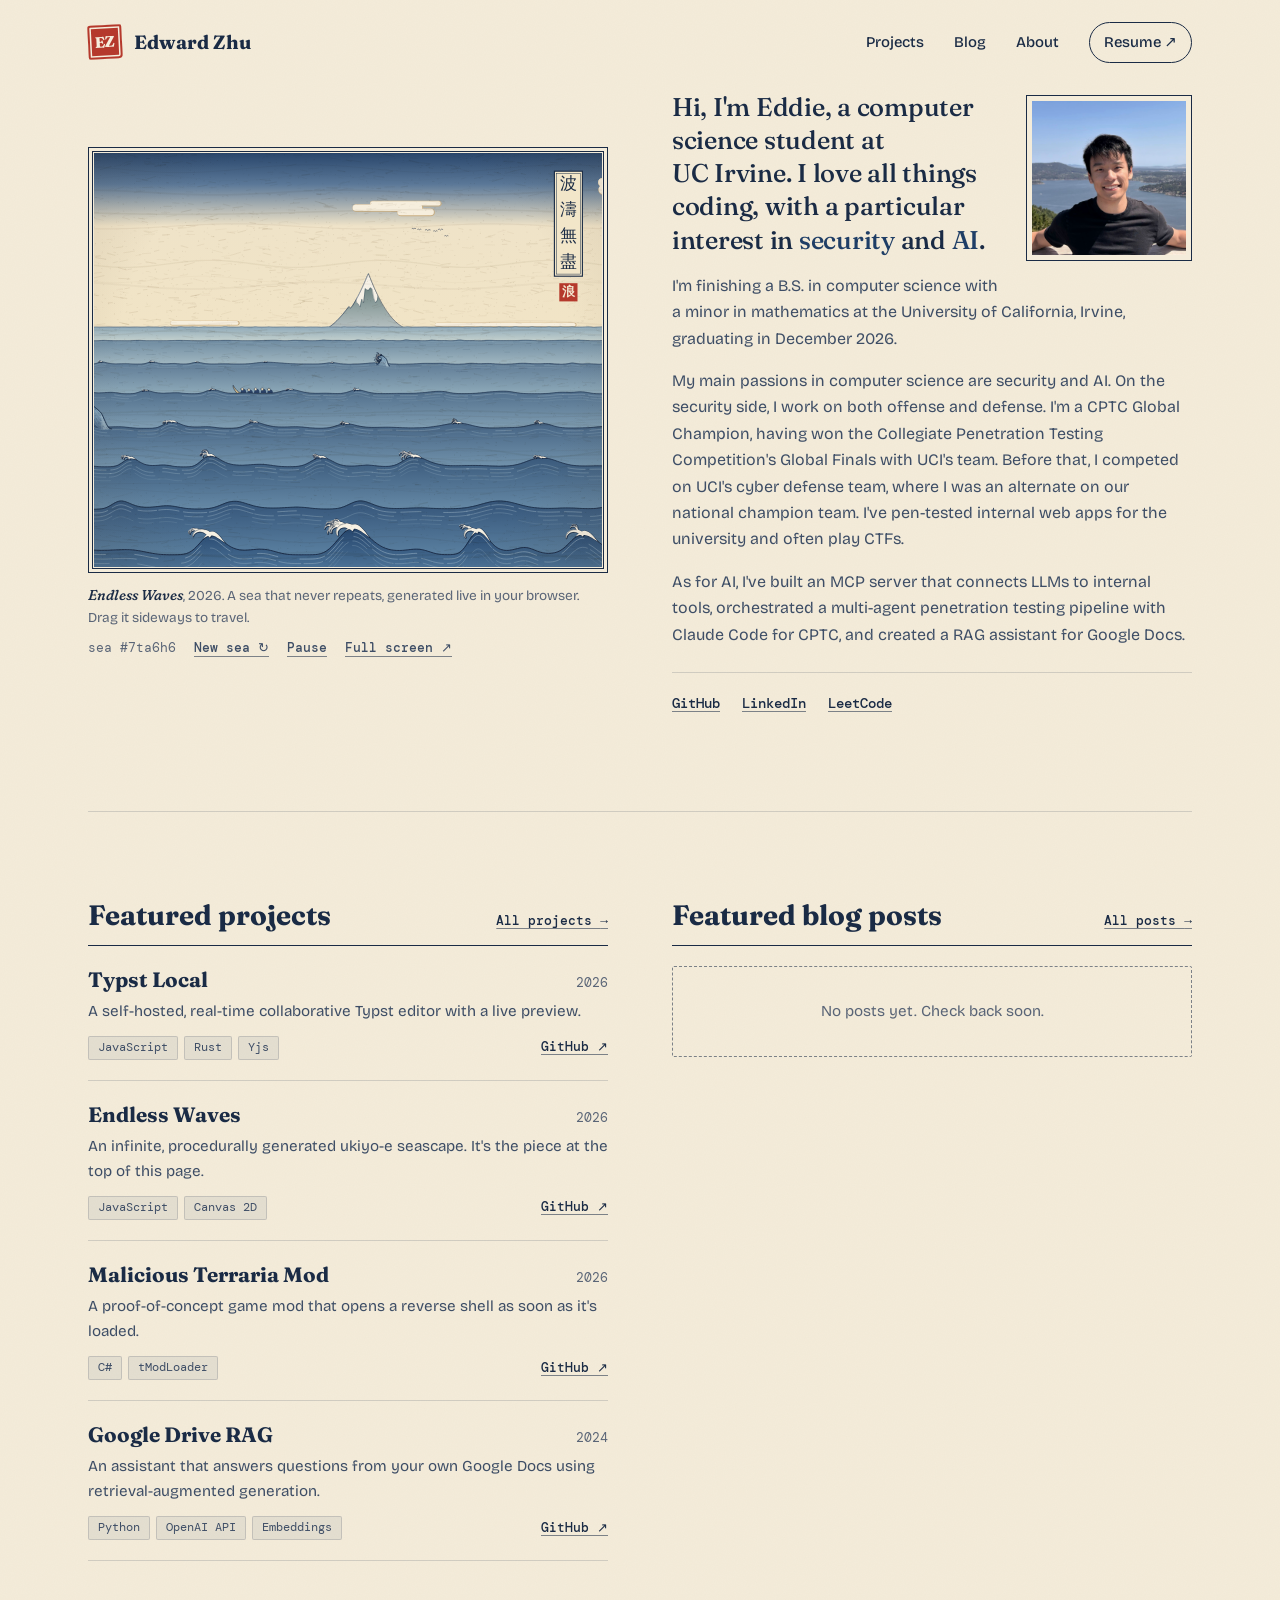
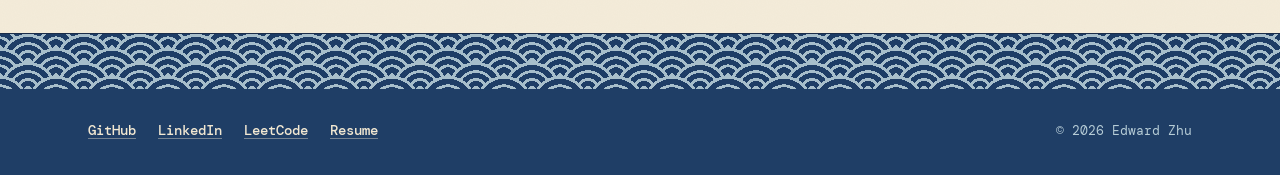
<file: index.html>
<!doctype html>
<html lang="en">
<head>
  <meta charset="utf-8">
  <meta name="viewport" content="width=device-width, initial-scale=1">
  <title>Edward Zhu</title>
  <meta name="description" content="UC Irvine computer science student and CPTC global champion, focused on security and AI.">
  <meta name="theme-color" content="#f4ecda" media="(prefers-color-scheme: light)">
  <meta name="theme-color" content="#0e1626" media="(prefers-color-scheme: dark)">
  <link rel="icon" href="assets/favicon.svg" type="image/svg+xml">
  <link rel="preconnect" href="https://fonts.googleapis.com">
  <link rel="preconnect" href="https://fonts.gstatic.com" crossorigin>
  <link href="https://fonts.googleapis.com/css2?family=Bricolage+Grotesque:opsz,wght@12..96,300..700&amp;family=DM+Mono:wght@400;500&amp;family=Fraunces:ital,opsz,wght,SOFT,WONK@0,9..144,300..800,0..100,0..1;1,9..144,300..800,0..100,0..1&amp;display=swap" rel="stylesheet">
  <link rel="stylesheet" href="styles.css">
  <script src="main.js" defer></script>
</head>
<body>
  <a class="skip" href="#main">Skip to content</a>

  <header class="masthead wrap">
    <a class="brand" href="#top" aria-label="Edward Zhu, home">
      <span class="seal" aria-hidden="true">EZ</span>
      <span class="brand-name">Edward Zhu</span>
    </a>
    <nav aria-label="Primary">
      <ul>
        <li><a href="projects.html">Projects</a></li>
        <li><a href="blog.html">Blog</a></li>
        <li><a href="#about">About</a></li>
        <li><a class="btn-outline" href="assets/resume.pdf" target="_blank" rel="noopener">Resume <span aria-hidden="true">↗</span></a></li>
      </ul>
    </nav>
  </header>

  <main id="main">
    <section class="hero wrap" id="top" aria-label="Introduction">
      <!-- the banner: a live, procedurally generated ukiyo-e sea -->
      <figure class="print">
        <div class="print-frame">
          <iframe id="waves" src="art/waves.html" title="Endless Waves: an animated, procedurally generated ukiyo-e seascape. Drag sideways to travel." loading="eager"></iframe>
        </div>
        <figcaption class="print-caption">
          <p><span class="work-title">Endless Waves</span>, 2026. A sea that never repeats, generated live in your browser. Drag it sideways to travel.</p>
          <div class="print-controls">
            <span class="seed" id="seed" aria-live="polite"></span>
            <button type="button" id="wave-new">New sea <span aria-hidden="true">↻</span></button>
            <button type="button" id="wave-toggle" aria-pressed="false">Pause</button>
            <a href="art/waves.html" target="_blank" rel="noopener">Full screen <span aria-hidden="true">↗</span></a>
          </div>
        </figcaption>
      </figure>

      <div class="hero-about" id="about">
        <!-- the portrait floats right and the introduction wraps around it -->
        <div class="about-flow">
          <div class="portrait">
            <img src="assets/profile-photo.jpg" alt="Edward Zhu smiling on a lookout above the water" width="800" height="800">
          </div>
          <p class="lede">
            Hi, I'm Eddie, a computer science student at UC&nbsp;Irvine. I love all things coding,
            with a particular interest in <em>security</em> and <em>AI</em>.
          </p>
          <p>
            I'm finishing a B.S. in computer science with a minor in mathematics at the University of California,
            Irvine, graduating in December 2026.
          </p>
          <p>
            My main passions in computer science are security and AI. On the security side, I work on both offense
            and defense. I'm a CPTC Global Champion, having won the Collegiate Penetration Testing Competition's
            Global Finals with UCI's team. Before that, I competed on UCI's cyber defense team, where I was an
            alternate on our national champion team. I've pen-tested internal web apps for the university and often
            play CTFs.
          </p>
          <p>
            As for AI, I've built an MCP server that connects LLMs to internal tools, orchestrated a multi-agent
            penetration testing pipeline with Claude Code for CPTC, and created a RAG assistant for Google Docs.
          </p>
        </div>
        <div class="intro-meta">
          <ul class="links">
            <li><a href="https://github.com/zhu-e" target="_blank" rel="noopener">GitHub</a></li>
            <li><a href="https://www.linkedin.com/in/edwardzhu1/" target="_blank" rel="noopener">LinkedIn</a></li>
            <li><a href="https://leetcode.com/u/3dd13zhu/" target="_blank" rel="noopener">LeetCode</a></li>
          </ul>
        </div>
      </div>
    </section>

    <section class="featured wrap" aria-label="Featured projects and blog posts">
      <div class="featured-col" id="work">
        <div class="col-head">
          <h2>Featured projects</h2>
          <a class="see-all" href="projects.html">All projects <span aria-hidden="true">→</span></a>
        </div>
        <ul class="cards">
          <li class="card">
            <div class="card-head">
              <h3><a class="card-link" href="projects.html#typst-local">Typst Local</a></h3>
              <span class="card-meta">2026</span>
            </div>
            <p>A self-hosted, real-time collaborative Typst editor with a live preview.</p>
            <div class="card-foot">
              <ul class="tags"><li>JavaScript</li><li>Rust</li><li>Yjs</li></ul>
              <a class="card-gh" href="https://github.com/Zhu-E/typst-local" target="_blank" rel="noopener">GitHub <span aria-hidden="true">↗</span></a>
            </div>
          </li>
          <li class="card">
            <div class="card-head">
              <h3><a class="card-link" href="projects.html#endless-waves">Endless Waves</a></h3>
              <span class="card-meta">2026</span>
            </div>
            <p>An infinite, procedurally generated ukiyo-e seascape. It's the piece at the top of this page.</p>
            <div class="card-foot">
              <ul class="tags"><li>JavaScript</li><li>Canvas 2D</li></ul>
              <a class="card-gh" href="https://github.com/Zhu-E/endless-waves" target="_blank" rel="noopener">GitHub <span aria-hidden="true">↗</span></a>
            </div>
          </li>
          <li class="card">
            <div class="card-head">
              <h3><a class="card-link" href="projects.html#malicious-terraria-mod">Malicious Terraria Mod</a></h3>
              <span class="card-meta">2026</span>
            </div>
            <p>A proof-of-concept game mod that opens a reverse shell as soon as it's loaded.</p>
            <div class="card-foot">
              <ul class="tags"><li>C#</li><li>tModLoader</li></ul>
              <a class="card-gh" href="https://github.com/Zhu-E/MaliciousTerarriaMod" target="_blank" rel="noopener">GitHub <span aria-hidden="true">↗</span></a>
            </div>
          </li>
          <li class="card">
            <div class="card-head">
              <h3><a class="card-link" href="projects.html#google-drive-rag">Google Drive RAG</a></h3>
              <span class="card-meta">2024</span>
            </div>
            <p>An assistant that answers questions from your own Google Docs using retrieval-augmented generation.</p>
            <div class="card-foot">
              <ul class="tags"><li>Python</li><li>OpenAI API</li><li>Embeddings</li></ul>
              <a class="card-gh" href="https://github.com/Zhu-E/GoogleDriveRAG" target="_blank" rel="noopener">GitHub <span aria-hidden="true">↗</span></a>
            </div>
          </li>
        </ul>
      </div>

      <div class="featured-col" id="blog">
        <div class="col-head">
          <h2>Featured blog posts</h2>
          <a class="see-all" href="blog.html">All posts <span aria-hidden="true">→</span></a>
        </div>
        <!-- featured posts use the same markup as the projects, inside <ul class="cards">; see README.md -->
        <p class="empty">No posts yet. Check back soon.</p>
      </div>
    </section>

  </main>

  <footer class="footer">
    <div class="seigaiha" aria-hidden="true"></div>
    <div class="wrap footer-inner">
      <div class="footer-row">
        <ul class="links">
          <li><a href="https://github.com/zhu-e" target="_blank" rel="noopener">GitHub</a></li>
          <li><a href="https://www.linkedin.com/in/edwardzhu1/" target="_blank" rel="noopener">LinkedIn</a></li>
          <li><a href="https://leetcode.com/u/3dd13zhu/" target="_blank" rel="noopener">LeetCode</a></li>
          <li><a href="assets/resume.pdf" target="_blank" rel="noopener">Resume</a></li>
        </ul>
        <p class="fine">© <span id="year">2026</span> Edward Zhu</p>
      </div>
    </div>
  </footer>
</body>
</html>
</file>
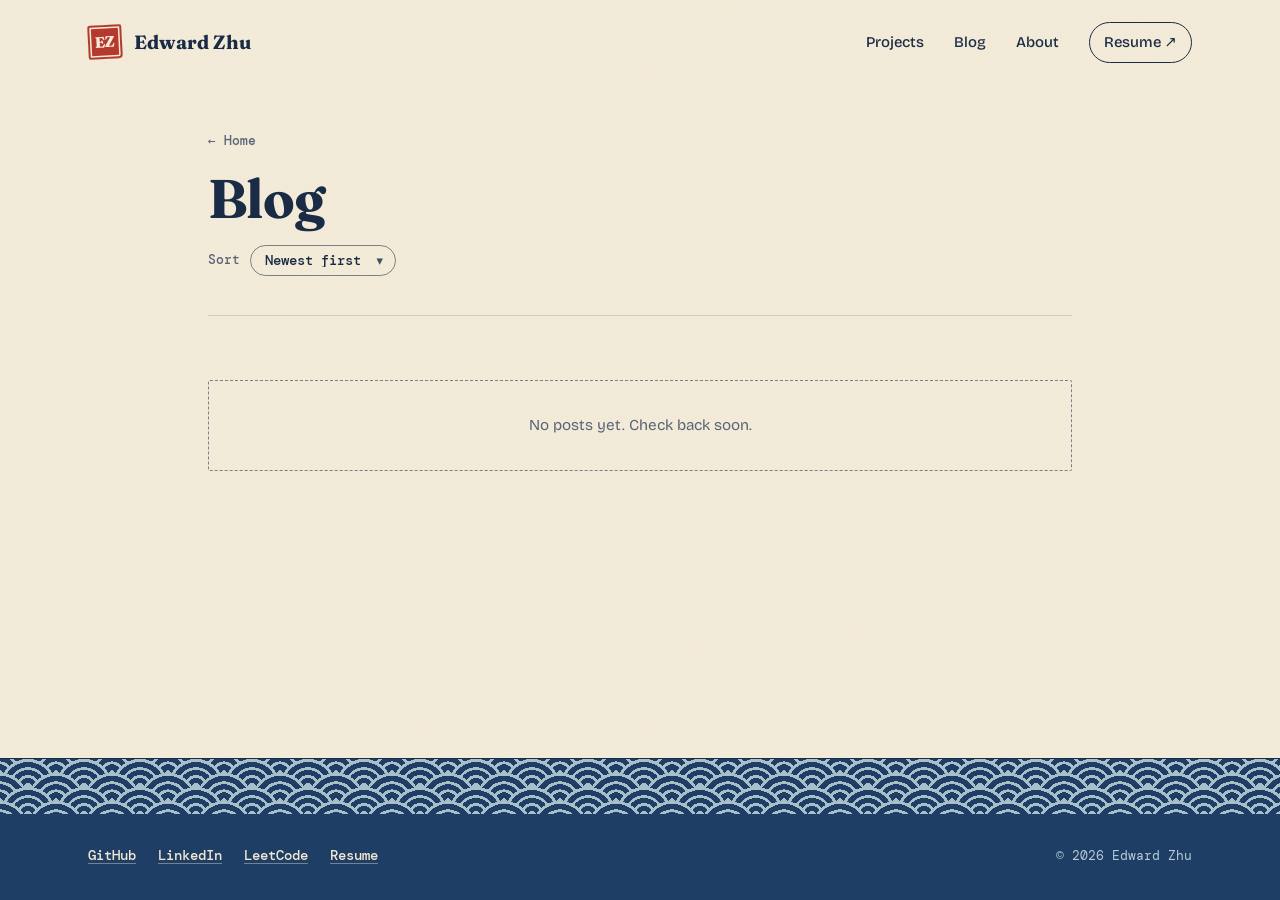
<file: blog.html>
<!doctype html>
<html lang="en">
<head>
  <meta charset="utf-8">
  <meta name="viewport" content="width=device-width, initial-scale=1">
  <title>Blog · Edward Zhu</title>
  <meta name="description" content="Blog posts on security, AI and the things I build.">
  <meta name="theme-color" content="#f4ecda" media="(prefers-color-scheme: light)">
  <meta name="theme-color" content="#0e1626" media="(prefers-color-scheme: dark)">
  <link rel="icon" href="assets/favicon.svg" type="image/svg+xml">
  <link rel="preconnect" href="https://fonts.googleapis.com">
  <link rel="preconnect" href="https://fonts.gstatic.com" crossorigin>
  <link href="https://fonts.googleapis.com/css2?family=Bricolage+Grotesque:opsz,wght@12..96,300..700&amp;family=DM+Mono:wght@400;500&amp;family=Fraunces:ital,opsz,wght,SOFT,WONK@0,9..144,300..800,0..100,0..1;1,9..144,300..800,0..100,0..1&amp;display=swap" rel="stylesheet">
  <link rel="stylesheet" href="styles.css">
  <script src="main.js" defer></script>
</head>
<body>
  <a class="skip" href="#main">Skip to content</a>

  <header class="masthead wrap">
    <a class="brand" href="index.html" aria-label="Edward Zhu, home">
      <span class="seal" aria-hidden="true">EZ</span>
      <span class="brand-name">Edward Zhu</span>
    </a>
    <nav aria-label="Primary">
      <ul>
        <li><a href="projects.html">Projects</a></li>
        <li><a href="blog.html">Blog</a></li>
        <li><a href="index.html#about">About</a></li>
        <li><a class="btn-outline" href="assets/resume.pdf" target="_blank" rel="noopener">Resume <span aria-hidden="true">↗</span></a></li>
      </ul>
    </nav>
  </header>

  <main id="main">
    <header class="page-head wrap narrow">
      <a class="back" href="index.html"><span aria-hidden="true">←</span> Home</a>
      <h1>Blog</h1>
      <div class="sort">
        <label for="post-sort">Sort</label>
        <span class="select-wrap">
          <select id="post-sort" data-sorts=".page-body .cards">
            <option value="newest">Newest first</option>
            <option value="oldest">Oldest first</option>
          </select>
        </span>
      </div>
    </header>

    <section class="page-body wrap narrow" aria-label="All posts">
      <!--
        To add a post, copy blog/_template.html to blog/your-post.html, write it, then list it here
        (newest first) inside <ul class="cards">:

        <li class="card">
          <div class="card-head">
            <h3><a class="card-link" href="blog/your-post.html">Post title</a></h3>
            <time class="card-meta" datetime="2026-10-20">Oct 20, 2026</time>
          </div>
          <p>A one- or two-sentence summary.</p>
        </li>
      -->
      <p class="empty">No posts yet. Check back soon.</p>
    </section>
  </main>

  <footer class="footer">
    <div class="seigaiha" aria-hidden="true"></div>
    <div class="wrap footer-inner">
      <div class="footer-row">
        <ul class="links">
          <li><a href="https://github.com/zhu-e" target="_blank" rel="noopener">GitHub</a></li>
          <li><a href="https://www.linkedin.com/in/edwardzhu1/" target="_blank" rel="noopener">LinkedIn</a></li>
          <li><a href="https://leetcode.com/u/3dd13zhu/" target="_blank" rel="noopener">LeetCode</a></li>
          <li><a href="assets/resume.pdf" target="_blank" rel="noopener">Resume</a></li>
        </ul>
        <p class="fine">© <span id="year">2026</span> Edward Zhu</p>
      </div>
    </div>
  </footer>
</body>
</html>
</file>
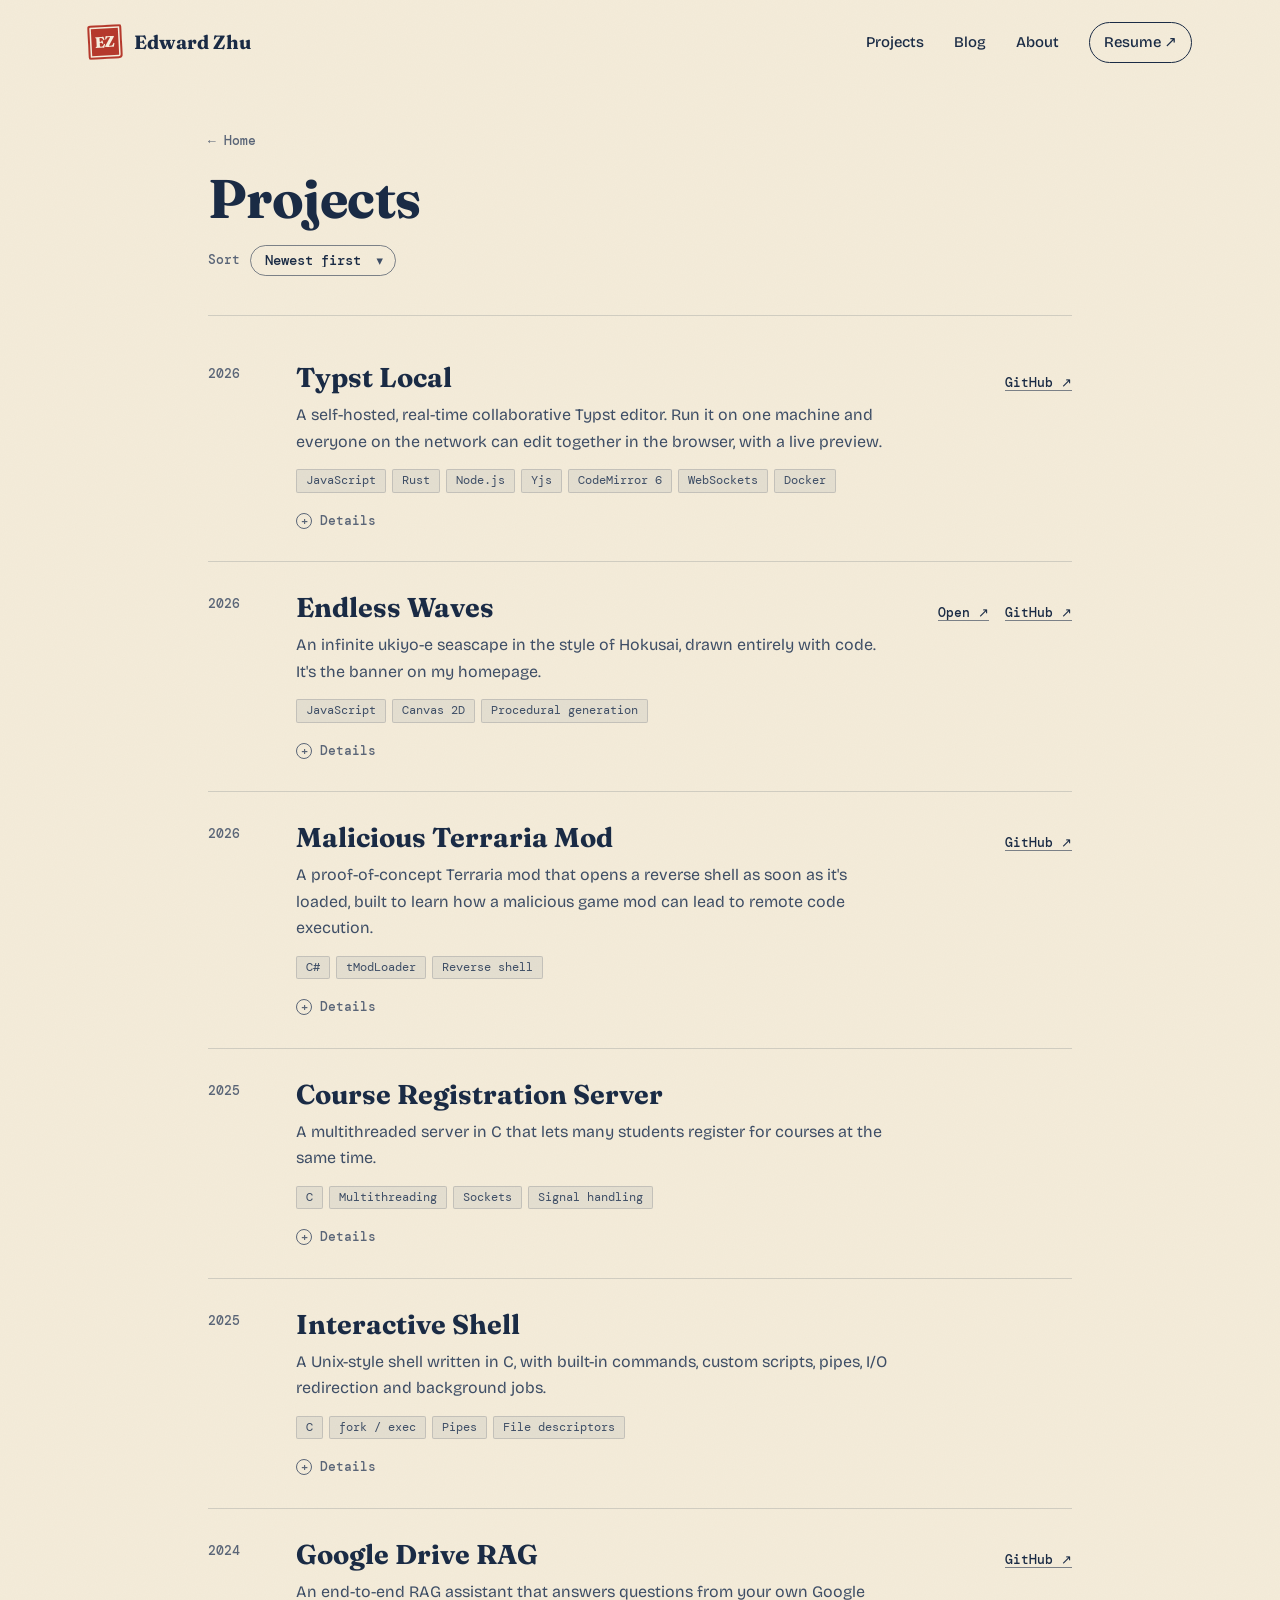
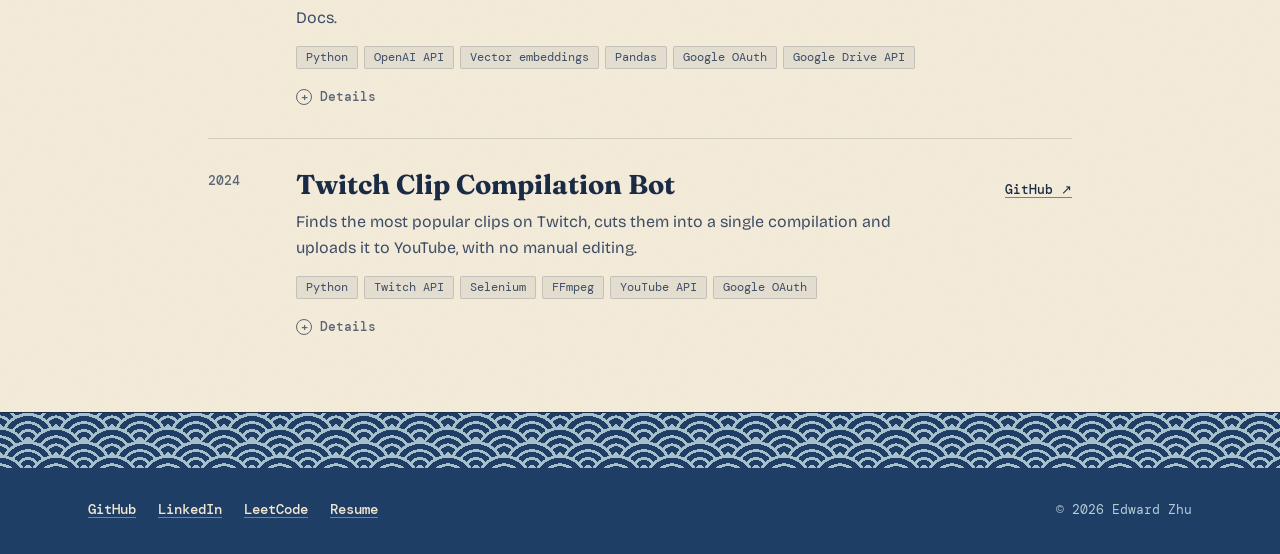
<file: projects.html>
<!doctype html>
<html lang="en">
<head>
  <meta charset="utf-8">
  <meta name="viewport" content="width=device-width, initial-scale=1">
  <title>Projects · Edward Zhu</title>
  <meta name="description" content="Projects in security, AI, systems programming and generative art.">
  <meta name="theme-color" content="#f4ecda" media="(prefers-color-scheme: light)">
  <meta name="theme-color" content="#0e1626" media="(prefers-color-scheme: dark)">
  <link rel="icon" href="assets/favicon.svg" type="image/svg+xml">
  <link rel="preconnect" href="https://fonts.googleapis.com">
  <link rel="preconnect" href="https://fonts.gstatic.com" crossorigin>
  <link href="https://fonts.googleapis.com/css2?family=Bricolage+Grotesque:opsz,wght@12..96,300..700&amp;family=DM+Mono:wght@400;500&amp;family=Fraunces:ital,opsz,wght,SOFT,WONK@0,9..144,300..800,0..100,0..1;1,9..144,300..800,0..100,0..1&amp;display=swap" rel="stylesheet">
  <link rel="stylesheet" href="styles.css">
  <script src="main.js" defer></script>
</head>
<body>
  <a class="skip" href="#main">Skip to content</a>

  <header class="masthead wrap">
    <a class="brand" href="index.html" aria-label="Edward Zhu, home">
      <span class="seal" aria-hidden="true">EZ</span>
      <span class="brand-name">Edward Zhu</span>
    </a>
    <nav aria-label="Primary">
      <ul>
        <li><a href="projects.html">Projects</a></li>
        <li><a href="blog.html">Blog</a></li>
        <li><a href="index.html#about">About</a></li>
        <li><a class="btn-outline" href="assets/resume.pdf" target="_blank" rel="noopener">Resume <span aria-hidden="true">↗</span></a></li>
      </ul>
    </nav>
  </header>

  <main id="main">
    <header class="page-head wrap narrow">
      <a class="back" href="index.html"><span aria-hidden="true">←</span> Home</a>
      <h1>Projects</h1>
      <div class="sort">
        <label for="project-sort">Sort</label>
        <span class="select-wrap">
          <select id="project-sort" data-sorts=".page-body .entries">
            <option value="newest">Newest first</option>
            <option value="oldest">Oldest first</option>
          </select>
        </span>
      </div>
    </header>

    <section class="page-body wrap narrow" aria-label="All projects">
      <ol class="entries">
        <li class="entry" id="typst-local">
          <span class="year">2026</span>
          <div class="entry-body">
            <div class="entry-head">
              <h3>Typst Local</h3>
              <a class="entry-link" href="https://github.com/Zhu-E/typst-local" target="_blank" rel="noopener">GitHub <span aria-hidden="true">↗</span></a>
            </div>
            <p>A self-hosted, real-time collaborative Typst editor. Run it on one machine and everyone on the network can edit together in the browser, with a live preview.</p>
            <ul class="tags"><li>JavaScript</li><li>Rust</li><li>Node.js</li><li>Yjs</li><li>CodeMirror 6</li><li>WebSockets</li><li>Docker</li></ul>
            <details>
              <summary>Details</summary>
              <ul class="features">
                <li>Real-time collaboration over Yjs CRDTs, with everyone's cursors and selections shown by name</li>
                <li>Recompiles on every change and pushes only the pages that changed, using a Rust compile engine to keep previews fast</li>
                <li>Version history where every version is a real git commit, so a project's history can be cloned over HTTP</li>
                <li>Exports to PDF, to a Word document styled to match the PDF, and to a source zip</li>
                <li>One setup script for macOS and Debian-based Linux, or run it as a Docker container</li>
              </ul>
            </details>
          </div>
        </li>

        <li class="entry" id="endless-waves">
          <span class="year">2026</span>
          <div class="entry-body">
            <div class="entry-head">
              <h3>Endless Waves</h3>
              <span class="entry-links">
                <a class="entry-link" href="art/waves.html" target="_blank" rel="noopener">Open <span aria-hidden="true">↗</span></a>
                <a class="entry-link" href="https://github.com/Zhu-E/endless-waves" target="_blank" rel="noopener">GitHub <span aria-hidden="true">↗</span></a>
              </span>
            </div>
            <p>An infinite ukiyo-e seascape in the style of Hokusai, drawn entirely with code. It's the banner on my homepage.</p>
            <ul class="tags"><li>JavaScript</li><li>Canvas 2D</li><li>Procedural generation</li></ul>
            <details>
              <summary>Details</summary>
              <ul class="features">
                <li>Deterministic from a seed in the URL, so a given <code>#seed</code> is always the same sea</li>
                <li>Great waves built from tapering spiral bands with branching claws of foam</li>
                <li>Coastlines, villages, torii gates, ships and mountains placed on jittered grids, so nothing repeats or clumps</li>
                <li>Rendered in cached chunks with woodblock paper grain and slightly off-register ink outlines</li>
              </ul>
            </details>
          </div>
        </li>

        <li class="entry" id="malicious-terraria-mod">
          <span class="year">2026</span>
          <div class="entry-body">
            <div class="entry-head">
              <h3>Malicious Terraria Mod</h3>
              <a class="entry-link" href="https://github.com/Zhu-E/MaliciousTerarriaMod" target="_blank" rel="noopener">GitHub <span aria-hidden="true">↗</span></a>
            </div>
            <p>A proof-of-concept Terraria mod that opens a reverse shell as soon as it's loaded, built to learn how a malicious game mod can lead to remote code execution.</p>
            <ul class="tags"><li>C#</li><li>tModLoader</li><li>Reverse shell</li></ul>
            <details>
              <summary>Details</summary>
              <ul class="features">
                <li>Spawns a reverse shell to a listener on localhost when tModLoader loads the mod</li>
                <li>Never published to the Steam Workshop; it exists purely as a learning proof of concept</li>
              </ul>
            </details>
          </div>
        </li>

        <li class="entry" id="course-registration-server">
          <span class="year">2025</span>
          <div class="entry-body">
            <div class="entry-head">
              <h3>Course Registration Server</h3>
            </div>
            <p>A multithreaded server in C that lets many students register for courses at the same time.</p>
            <ul class="tags"><li>C</li><li>Multithreading</li><li>Sockets</li><li>Signal handling</li></ul>
            <details>
              <summary>Details</summary>
              <ul class="features">
                <li>Built a reader-first reader-writer lock from mutexes to maximize concurrent reads</li>
                <li>Creates sockets dynamically so many clients can connect simultaneously</li>
                <li>Shuts down gracefully on SIGINT through custom signal handling</li>
              </ul>
            </details>
          </div>
        </li>

        <li class="entry" id="interactive-shell">
          <span class="year">2025</span>
          <div class="entry-body">
            <div class="entry-head">
              <h3>Interactive Shell</h3>
            </div>
            <p>A Unix-style shell written in C, with built-in commands, custom scripts, pipes, I/O redirection and background jobs.</p>
            <ul class="tags"><li>C</li><li>fork / exec</li><li>Pipes</li><li>File descriptors</li></ul>
            <details>
              <summary>Details</summary>
              <ul class="features">
                <li>Forks a new subprocess for each job, and can run jobs in the background</li>
                <li>Chains commands with pipes and redirects input and output by rewiring file descriptors</li>
                <li>Runs custom scripts alongside its built-in commands</li>
              </ul>
            </details>
          </div>
        </li>

        <li class="entry" id="google-drive-rag">
          <span class="year">2024</span>
          <div class="entry-body">
            <div class="entry-head">
              <h3>Google Drive RAG</h3>
              <a class="entry-link" href="https://github.com/Zhu-E/GoogleDriveRAG" target="_blank" rel="noopener">GitHub <span aria-hidden="true">↗</span></a>
            </div>
            <p>An end-to-end RAG assistant that answers questions from your own Google Docs.</p>
            <ul class="tags"><li>Python</li><li>OpenAI API</li><li>Vector embeddings</li><li>Pandas</li><li>Google OAuth</li><li>Google Drive API</li></ul>
            <details>
              <summary>Details</summary>
              <ul class="features">
                <li>Connects to a user's Google Drive securely through Google OAuth</li>
                <li>Pulls documents with the Drive API and stores their content as CSV</li>
                <li>Embeds each document with OpenAI's Embedding API and ranks them against the query with vector search</li>
                <li>Writes answers with GPT, grounded in the documents it retrieved</li>
              </ul>
            </details>
          </div>
        </li>

        <li class="entry" id="twitch-clip-bot">
          <span class="year">2024</span>
          <div class="entry-body">
            <div class="entry-head">
              <h3>Twitch Clip Compilation Bot</h3>
              <a class="entry-link" href="https://github.com/Zhu-E/auto_highlights_bot_revisited" target="_blank" rel="noopener">GitHub <span aria-hidden="true">↗</span></a>
            </div>
            <p>Finds the most popular clips on Twitch, cuts them into a single compilation and uploads it to YouTube, with no manual editing.</p>
            <ul class="tags"><li>Python</li><li>Twitch API</li><li>Selenium</li><li>FFmpeg</li><li>YouTube API</li><li>Google OAuth</li></ul>
            <details>
              <summary>Details</summary>
              <ul class="features">
                <li>Pulls a configurable number of top clips for a chosen time window from the Twitch API</li>
                <li>Downloads the clips with Selenium-based web scraping</li>
                <li>Merges and formats them into one highlight video with FFmpeg</li>
                <li>Uploads the result through the YouTube Data API, authenticated with Google OAuth</li>
              </ul>
            </details>
          </div>
        </li>
      </ol>
    </section>
  </main>

  <footer class="footer">
    <div class="seigaiha" aria-hidden="true"></div>
    <div class="wrap footer-inner">
      <div class="footer-row">
        <ul class="links">
          <li><a href="https://github.com/zhu-e" target="_blank" rel="noopener">GitHub</a></li>
          <li><a href="https://www.linkedin.com/in/edwardzhu1/" target="_blank" rel="noopener">LinkedIn</a></li>
          <li><a href="https://leetcode.com/u/3dd13zhu/" target="_blank" rel="noopener">LeetCode</a></li>
          <li><a href="assets/resume.pdf" target="_blank" rel="noopener">Resume</a></li>
        </ul>
        <p class="fine">© <span id="year">2026</span> Edward Zhu</p>
      </div>
    </div>
  </footer>
</body>
</html>
</file>
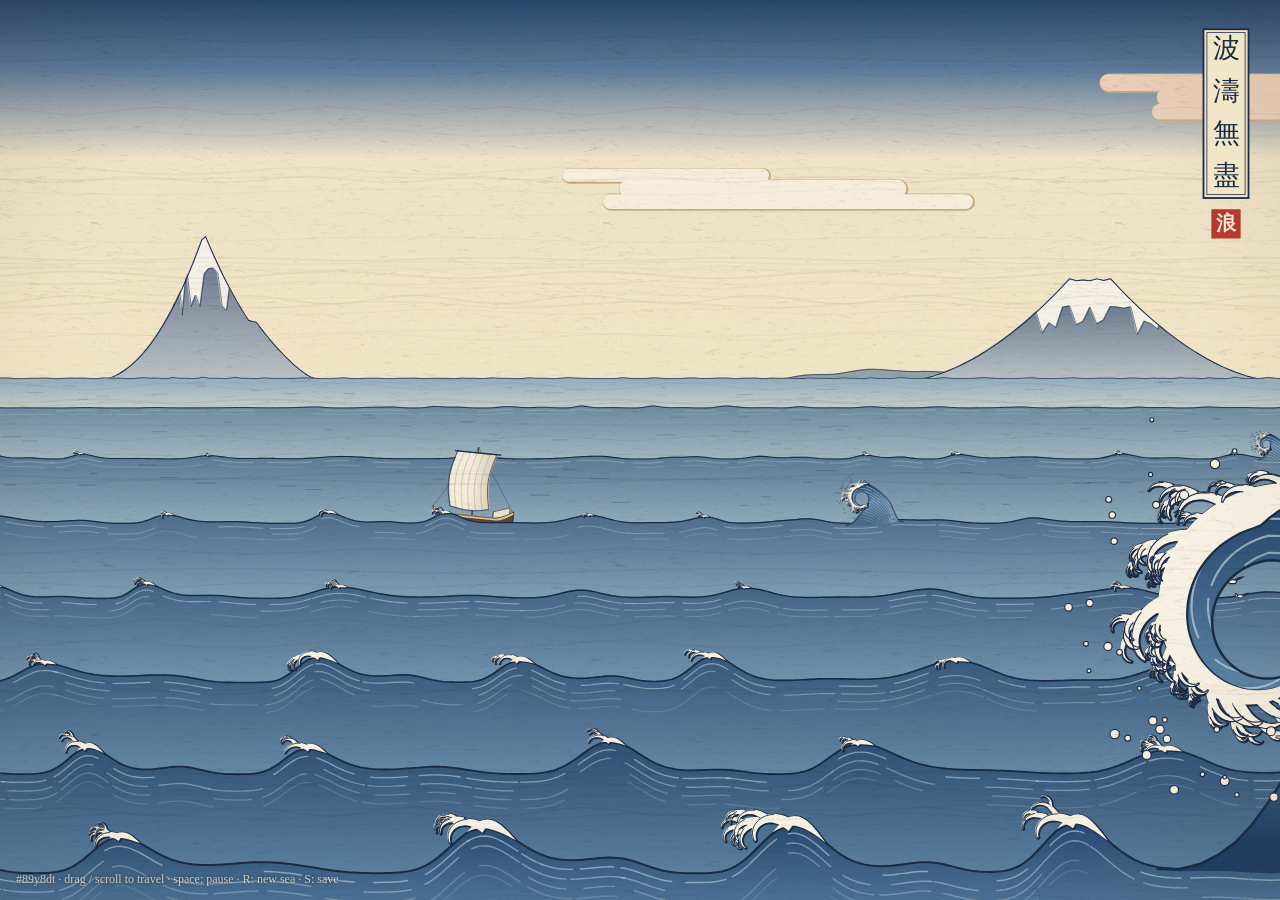
<file: art/waves.html>
<!doctype html>
<html lang="en">
<head>
<meta charset="utf-8">
<meta name="viewport" content="width=device-width, initial-scale=1">
<title>Endless Waves</title>
<style>
  html, body { margin: 0; height: 100%; overflow: hidden; background: #efe3c8; }
  canvas { display: block; width: 100vw; height: 100vh; cursor: grab; touch-action: none; }
  canvas.drag { cursor: grabbing; }
  body.embed canvas { touch-action: pan-y; }
  body.embed #hint { display: none; }
  #hint {
    position: fixed; left: 16px; bottom: 12px; user-select: none; pointer-events: none;
    font: 12px/1.4 Georgia, serif; color: #f2e6c9; opacity: .8; text-shadow: 0 0 3px #1a2b45;
  }
</style>
</head>
<body>
<canvas id="c"></canvas>
<div id="hint"></div>
<script>
'use strict';
// Endless Waves: an infinite, procedurally generated ukiyo-e seascape.
// Everything is deterministic from the seed in the URL hash, so a given #seed is always the same sea.

const cv = document.getElementById('c');
const ctx = cv.getContext('2d');
const hint = document.getElementById('hint');
// Framed as the homepage banner: vertical scrolling goes to the page, and the page's buttons drive the sea.
const EMBED = window.self !== window.top;
if (EMBED) document.body.classList.add('embed');
let onScreen = true;

const PAL = {
  paper: '#efe3c8', ink: '#1a2b45',
  deep: '#1f3e66', mid: '#5a83a6', far: '#8ea9b9', farLow: '#c3d0cd', stripe: '#b6ccd6',
  foam: '#f7f1e3',
  fujiTop: '#4f627b', fujiLow: '#b9c3c4', snow: '#f6f1e6', island: '#90a4a7', smoke: '#ddd5c6',
  boat: '#dcc28c', rower: '#2a4166', head: '#f1e5ca',
  cloud: '#f6eedd', cloudPink: '#eccfba', cloudEdge: '#c9ad80',
  seal: '#b5392c',
  hull: '#5e4433', sail: '#f4ecd9', sailShade: '#d8cbb0', trunk: '#5b4332',
  landTop: '#4c6a46', landLow: '#a3b47f', sand: '#e4d2a2', pine: '#33523a',
  rock: '#7d7566', rockLow: '#b3a88e', mtnTop: '#6c8494', mtnLow: '#b7c3c3',
  wall: '#ece2cb', roof: '#5a616c', thatch: '#a48d5c', torii: '#c4472d',
};
const DIR = -1;          // waves break toward the left, as in Hokusai
const DRIFT = 140;       // auto-scroll speed, in units of U per second

// ---------- seeded randomness ----------
function mix(a, b, c) {
  let h = (a ^ Math.imul(b | 0, 0x9E3779B1) ^ Math.imul(c | 0, 0x85EBCA77)) >>> 0;
  h = Math.imul(h ^ (h >>> 16), 0x7feb352d);
  h = Math.imul(h ^ (h >>> 15), 0x846ca68b);
  return (h ^ (h >>> 16)) >>> 0;
}
function rng(seed) {
  let a = seed >>> 0;
  return () => {
    a = (a + 0x6D2B79F5) | 0;
    let t = Math.imul(a ^ (a >>> 15), 1 | a);
    t = (t + Math.imul(t ^ (t >>> 7), 61 | t)) ^ t;
    return ((t ^ (t >>> 14)) >>> 0) / 4294967296;
  };
}
function hashStr(s) {
  let h = 2166136261;
  for (const ch of s) { h ^= ch.codePointAt(0); h = Math.imul(h, 16777619); }
  return h >>> 0;
}
// 1D gradient noise in roughly [-1, 1]
function noise1(x, s) {
  const i = Math.floor(x), f = x - i;
  const g0 = mix(s, i, 7) / 2147483648 - 1, g1 = mix(s, i + 1, 7) / 2147483648 - 1;
  const u = f * f * (3 - 2 * f);
  return 2 * (g0 * f * (1 - u) + g1 * (f - 1) * u);
}

// ---------- small helpers ----------
const lerp = (a, b, t) => a + (b - a) * t;
const clamp = (x, a, b) => Math.max(a, Math.min(b, x));
const smooth = x => { x = clamp(x, 0, 1); return x * x * (3 - 2 * x); };
function hex2rgb(h) { const n = parseInt(h.slice(1), 16); return [n >> 16, (n >> 8) & 255, n & 255]; }
function mixColor(a, b, t) {
  const A = hex2rgb(a), B = hex2rgb(b);
  return `rgb(${A.map((v, i) => Math.round(lerp(v, B[i], t))).join(',')})`;
}
function poly(g, pts, close = true) {
  g.beginPath();
  g.moveTo(pts[0][0], pts[0][1]);
  for (let i = 1; i < pts.length; i++) g.lineTo(pts[i][0], pts[i][1]);
  if (close) g.closePath();
}
function addPoly(path, pts) {
  path.moveTo(pts[0][0], pts[0][1]);
  for (let i = 1; i < pts.length; i++) path.lineTo(pts[i][0], pts[i][1]);
  path.closePath();
}
function signedArea(p) {
  let a = 0;
  for (let i = 0; i < p.length; i++) { const q = p[i], r = p[(i + 1) % p.length]; a += q[0] * r[1] - r[0] * q[1]; }
  return a / 2;
}
// Same winding for every polygon, so nonzero filling of several subpaths gives their union.
const oriented = p => (signedArea(p) < 0 ? p.slice().reverse() : p);

// The key block (outlines) is printed slightly out of register with the colour blocks.
let REG = [0.8, 0.5];
function inkStroke(g, pts, w, close = false) {
  g.save();
  g.translate(REG[0], REG[1]);
  poly(g, pts, close);
  g.strokeStyle = PAL.ink; g.lineWidth = w; g.lineJoin = 'round'; g.lineCap = 'round';
  g.stroke();
  g.restore();
}

// ---------- world state ----------
let W, H, DPR, U, HORIZON, CW, CWd, FW, STEP;
let seedStr, SEED, ROWS = [], PAPER, VIGNETTE;
const chunkCache = new Map(), featCache = new Map(), waveCache = new Map();

// ---------- the sea surface ----------
// Each row is a continuous function of world x, so neighbouring chunks always line up.
function makeRows() {
  ROWS = [];
  const N = 8;
  for (let k = 0; k < N; k++) {
    const t = k / (N - 1);
    ROWS.push({
      k, t,
      base: HORIZON + (H * 0.97 - HORIZON) * Math.pow(t, 1.45),
      amp: U * (1.5 + 62 * t * t),
      freq: 1 / (U * (30 + 230 * t)),
      s1: mix(SEED, k, 11), s2: mix(SEED, k, 12), s3: mix(SEED, k, 13),
      top: mixColor(PAL.far, PAL.deep, Math.pow(t, 0.6)),
      bot: mixColor(PAL.farLow, PAL.mid, Math.pow(t, 0.6)),
    });
  }
  for (let k = 0; k < N; k++) ROWS[k].gap = (k < N - 1 ? ROWS[k + 1].base : H) - ROWS[k].base + ROWS[k].amp * 0.5;
}

function surf(row, x) {
  const u = x * row.freq;
  const th = Math.PI * 2 * u + 5 * noise1(u * 0.17, row.s1) + 1.5 * noise1(u * 0.6, row.s3 ^ 1);
  // the inner sin skews each swell so its steep face points the way the waves break
  const v = 0.62 * Math.sin(th + 0.55 * -DIR * Math.sin(th))
          + 0.28 * Math.sin(1.9 * th + 1.1)
          + 0.32 * noise1(u * 1.7, row.s2);
  const w = Math.pow(clamp((v + 1.1) / 2.2, 0, 1), 2.4);       // sharp crests, broad troughs
  const env = 0.2 + 0.8 * clamp(noise1(u * 0.13, row.s3) * 0.7 + 0.55, 0, 1);
  return row.base - row.amp * env * w;
}

// ---------- spirals and claws ----------
// A tapering spiral band in local y-up space, curling clockwise (over the top toward +x).
function spiralBand(cx, cy, r0, a0, sweep, thick, shrink, n, taperIn = 0) {
  const outer = [], inner = [];
  for (let i = 0; i <= n; i++) {
    const t = i / n, a = a0 - sweep * t, r = r0 * (1 - shrink * t);
    let th = thick * Math.pow(1 - t, 0.8);
    if (taperIn > 0) th *= Math.min(1, t / taperIn);
    const c = Math.cos(a), s = Math.sin(a);
    outer.push([cx + r * c, cy + r * s, a, t]);
    inner.push([cx + (r - th) * c, cy + (r - th) * s]);
  }
  return { outer, inner, poly: outer.concat(inner.slice().reverse()) };
}

// A foam claw: a tapering finger that leaves p along d and bends clockwise, ever more tightly toward its tip,
// with smaller fingers branching off its outer side. Children are pushed first so the parent overlaps their roots.
function claw(out, R, p, d, len, depth) {
  const n = 16, ds = len / n, w0 = Math.max(len * (0.075 + 0.04 * R()), 0.8 * U);
  const k0 = (0.4 + 0.8 * R()) / len, k1 = (2.5 + 2 * R()) / (len * len);   // curvature grows along the finger
  let a = Math.atan2(d[1], d[0]), x = p[0], y = p[1];
  const spine = [];
  for (let i = 0; i <= n; i++) {
    spine.push([x, y, a, i / n]);
    x += Math.cos(a) * ds; y += Math.sin(a) * ds;
    a -= (k0 + k1 * i * ds) * ds;
  }
  if (depth > 0 && len > 3) {
    for (let j = 0, m = 1 + Math.floor(R() * 2.5); j < m; j++) {
      const [qx, qy, qa, t] = spine[Math.round((0.25 + 0.45 * R()) * n)];
      const off = w0 * Math.pow(1 - t, 0.7) * 0.6, ang = qa + 0.4 + 0.6 * R();   // lean out to the convex side
      claw(out, R, [qx - Math.sin(qa) * off, qy + Math.cos(qa) * off], [Math.cos(ang), Math.sin(ang)], len * (0.45 + 0.25 * R()), depth - 1);
    }
  }
  const left = [], right = [];
  for (const [sx, sy, sa, t] of spine) {
    const w = w0 * (0.85 * Math.pow(1 - t, 0.7) + 0.15), nx = -Math.sin(sa), ny = Math.cos(sa);   // blunt tips stay white
    left.push([sx + nx * w, sy + ny * w]); right.push([sx - nx * w, sy - ny * w]);
  }
  out.push({ pts: left.concat(right.reverse()), tip: Math.round(n * 0.35) });   // tip: where its own outline starts
}
// Foam is merged into one white silhouette (stroke everything, then fill everything over it), so claws grow
// seamlessly out of the lip; then the outer part of each claw gets its own outline so overlapping fingers stay legible.
function drawFoam(g, shapes, lw) {
  const all = new Path2D();
  for (const sh of shapes) addPoly(all, oriented(sh.pts));
  g.save();
  g.translate(REG[0], REG[1]);
  g.strokeStyle = PAL.ink; g.lineWidth = lw * 1.6; g.lineJoin = 'round';
  g.stroke(all);
  g.restore();
  g.fillStyle = PAL.foam;
  g.fill(all);
  for (const sh of shapes) if (sh.tip) inkStroke(g, sh.pts.slice(sh.tip, sh.pts.length - sh.tip), lw * 0.7);
}

// Direction pointing out of a clockwise curl at angle a, leaning forward along it.
function outwardForward(a, k) {
  const dx = Math.cos(a) * k + Math.sin(a), dy = Math.sin(a) * k - Math.cos(a), l = Math.hypot(dx, dy);
  return [dx / l, dy / l];
}

// ---------- the great wave ----------
function buildGreatWave(w) {
  if (waveCache.has(w.seed)) return waveCache.get(w.seed);
  const R = rng(w.seed);
  const s = w.h;
  const r0 = s * (0.4 + R() * 0.08);
  const thick0 = r0 * (0.52 + R() * 0.1), rin = r0 - thick0;
  const sx = s * (1.15 + R() * 0.45), sy = s - r0;
  const sweep = Math.PI * (1.15 + R() * 0.3), shrink = 0.55 + R() * 0.1;
  const N = 60;

  const curl = spiralBand(sx, sy, r0, Math.PI / 2, sweep, thick0, shrink, N);

  const back = [];
  for (let i = 0; i <= 40; i++) { const u = i / 40; back.push([u * sx, s * Math.pow(Math.sin(u * Math.PI / 2), 1.1)]); }

  // the hollow under the lip: an arc down the inside, then a concave sweep out to the trough
  const barrel = [];
  for (let i = 0; i <= 16; i++) { const a = Math.PI / 2 + (Math.PI / 2) * i / 16; barrel.push([sx + rin * Math.cos(a), sy + rin * Math.sin(a)]); }
  const fx = sx + r0 * (0.6 + R() * 0.4), cy = sy * 0.2;
  for (let i = 1; i <= 16; i++) {
    const t = i / 16;
    barrel.push([(1 - t) * (1 - t) * (sx - rin) + 2 * (1 - t) * t * (sx - rin) + t * t * fx, (1 - t) * (1 - t) * sy + 2 * (1 - t) * t * cy]);
  }

  // white foam riding the outer lip, starting a little behind the crest
  const delta = 0.45;
  const rF0 = r0 * (1 + shrink * delta / sweep);
  const foam = spiralBand(sx, sy, rF0, Math.PI / 2 + delta, sweep + delta, r0 * 0.3, 1 - r0 * (1 - shrink) / rF0, N, 0.12);

  const claws = [];
  for (let t = 0.03 + R() * 0.04; t < 0.9; t += 0.025 + R() * 0.045) {
    // mostly short, a few long talons mid-lip; each rooted a little inside the foam so it grows out of it
    const p = foam.outer[Math.round(t * N)], len = r0 * (0.15 + 0.35 * Math.pow(R(), 1.5)) * (0.7 + 0.5 * Math.sin(Math.PI * t));
    claw(claws, R, [p[0] - Math.cos(p[2]) * len * 0.15, p[1] - Math.sin(p[2]) * len * 0.15], outwardForward(p[2], 0.5 + R()), len, 2);
  }

  const spray = [];
  for (let i = 0; i < 34; i++) {
    const p = curl.outer[Math.round(R() * 0.75 * N)], a = p[2], d = r0 * (0.15 + R() * 0.55);
    spray.push([p[0] + Math.cos(a) * d + Math.sin(a) * d * 0.6, p[1] + Math.sin(a) * d - Math.cos(a) * d * 0.6, r0 * (0.012 + R() * 0.022)]);
  }

  const geo = { s, sx, sy, r0, curl, back, barrel, foam, claws, spray };
  waveCache.set(w.seed, geo);
  return geo;
}

function drawGreatWave(g, w, row) {
  const geo = buildGreatWave(w);
  const ay = row.base - row.amp * 0.45;
  const T = p => [w.x + DIR * p[0], ay - p[1]];
  // the foot of the back and the end of the face settle onto the swells around the wave
  const settle = (q, k) => { q[1] = lerp(surf(row, q[0]) + 2, q[1], smooth(k)); return q; };
  const nb = geo.back.length;
  const backS = geo.back.map((p, i) => settle(T(p), i / (nb - 1) / 0.35));
  const barrelS = geo.barrel.map((p, i) => settle(T(p), i <= 16 ? 1 : 2 - (i - 16) / 8));

  // body: up the back, down inside the curl, out along the barrel, then home along the sea surface
  const body = backS.concat(barrelS);
  const xf = body[body.length - 1][0];
  for (let i = 0; i <= 24; i++) { const x = lerp(xf, w.x, i / 24); body.push([x, surf(row, x) + 3]); }
  const curlPts = geo.curl.poly.map(T);
  const path = new Path2D();
  addPoly(path, oriented(body));
  addPoly(path, oriented(curlPts));

  const grd = g.createLinearGradient(0, ay - geo.s, 0, ay);
  grd.addColorStop(0, PAL.deep); grd.addColorStop(0.55, PAL.mid); grd.addColorStop(1, row.top);
  g.fillStyle = grd;
  g.fill(path);

  // pale lines following the shape of the water
  g.save();
  g.clip(path);
  g.strokeStyle = PAL.stripe; g.lineWidth = Math.max(0.8, geo.s * 0.006); g.lineCap = 'round';
  const R = rng(w.seed ^ 0xabc);
  for (let k = 1; k <= 13; k++) {
    const off = k * Math.max(geo.s * 0.048, 2.5 * U), pts = [];   // keep tiny distant waves from filling solid with lines
    for (const p of backS) pts.push([p[0], p[1] + off]);
    for (const p of geo.curl.outer) {
      const r = Math.hypot(p[0] - geo.sx, p[1] - geo.sy) - off;
      if (r < 0) break;
      pts.push(T([geo.sx + r * Math.cos(p[2]), geo.sy + r * Math.sin(p[2])]));
    }
    g.setLineDash([geo.s * (0.2 + R() * 0.4), geo.s * (0.03 + R() * 0.05)]);
    g.lineDashOffset = R() * geo.s;
    g.globalAlpha = 0.85 - k * 0.04;
    poly(g, pts, false);
    g.stroke();
  }
  g.restore();

  const lw = Math.max(0.8, geo.s * 0.007);
  const silhouette = backS.concat(geo.curl.outer.map(T), geo.curl.inner.slice().reverse().map(T), barrelS);
  inkStroke(g, silhouette, lw);

  const foamLw = Math.max(0.5, geo.s * 0.0045);
  drawFoam(g, [{ pts: geo.foam.poly.map(T) }, ...geo.claws.map(c => ({ pts: c.pts.map(T), tip: c.tip }))], foamLw);
  for (const [x, y, r] of geo.spray) {
    const [px, py] = T([x, y]);
    g.beginPath(); g.arc(px, py, r, 0, Math.PI * 2);
    g.fillStyle = PAL.foam; g.fill();
    g.lineWidth = foamLw * 0.7; g.strokeStyle = PAL.ink; g.stroke();
  }
}

// ---------- sea rows ----------
function drawRow(g, row, x0, x1) {
  const M = 1 / row.freq + 4 * row.amp + 20 * U;
  const ja = Math.floor((x0 - M) / STEP), jb = Math.ceil((x1 + M) / STEP);
  const pts = [];
  for (let j = ja; j <= jb; j++) pts.push([j * STEP, surf(row, j * STEP)]);
  const xa = pts[0][0], xb = pts[pts.length - 1][0];

  poly(g, pts.concat([[xb, H + 10], [xa, H + 10]]));
  const grd = g.createLinearGradient(0, row.base - row.amp, 0, row.base + row.gap);
  grd.addColorStop(0, row.top); grd.addColorStop(1, row.bot);
  g.fillStyle = grd;
  g.fill();

  // broken pale lines under the surface, laid out on a world-aligned grid so chunks join seamlessly
  const nS = 1 + Math.round(row.t * 4), gap = U * (2.2 + row.t * 6.5), cell = U * 46;
  g.strokeStyle = PAL.stripe; g.lineWidth = U * (0.5 + row.t * 0.8); g.lineCap = 'round';
  for (let s = 1; s <= nS; s++) {
    g.globalAlpha = 0.75 * (1 - s / (nS + 1.5));
    for (let c = Math.floor(xa / cell); c <= Math.floor(xb / cell); c++) {
      const r = mix(row.s1, c, 100 + s);
      if ((r & 255) < 60) continue;
      const a = c * cell + ((r >>> 8) & 255) / 255 * cell * 0.3;
      const b = (c + 1.15) * cell - ((r >>> 16) & 255) / 255 * cell * 0.3;
      g.beginPath();
      for (let x = a; x <= b; x += STEP) { const y = surf(row, x) + s * gap; x === a ? g.moveTo(x, y) : g.lineTo(x, y); }
      g.stroke();
    }
  }
  g.globalAlpha = 1;

  // the distant sea is just fine horizontal ripples
  if (row.k <= 2) {
    const cell2 = U * 22;
    g.strokeStyle = PAL.ink; g.lineWidth = U * 0.5;
    for (let c = Math.floor(xa / cell2); c <= Math.floor(xb / cell2); c++) {
      const r = mix(row.s3, c, 200);
      if ((r & 255) < 120) continue;
      const x = c * cell2 + ((r >>> 8) & 255) / 255 * cell2, len = U * (4 + ((r >>> 16) & 255) / 255 * 14);
      const y = row.base + ((r >>> 24) / 255) * row.gap * 0.7 + U;
      g.globalAlpha = 0.25 + 0.25 * row.t * 3;
      g.beginPath(); g.moveTo(x, y); g.lineTo(x + len, y); g.stroke();
    }
    g.globalAlpha = 1;
  }

  inkStroke(g, pts, U * (0.6 + row.t * 1.2));

  // foam claws on the tallest crests
  if (row.k >= 2) {
    const win = Math.max(3, Math.round(0.3 / row.freq / STEP));
    for (let j = win; j < pts.length - win; j++) {
      const h = row.base - pts[j][1];
      if (h < row.amp * 0.4) continue;
      let peak = true;
      for (let m = j - win; m <= j + win && peak; m++) {
        const hm = row.base - pts[m][1];
        if (m !== j && (hm > h || (m < j && hm === h))) peak = false;
      }
      if (peak) drawCrest(g, row, pts[j][0], pts[j][1], h);
    }
  }
}

function drawCrest(g, row, px, py, h) {
  const R = rng(mix(row.s2, Math.round(px / STEP), 31));
  const len = h * (0.7 + R() * 0.4) + 2 * U;
  const a = 0.5 + R() * 0.35;
  const out = [];
  claw(out, R, [0, -len * 0.05], [Math.cos(a), Math.sin(a)], len, row.t > 0.55 ? 2 : 1);
  const T = p => [px + DIR * p[0], py - p[1]];
  // a white cap hugging the crest, mostly on the breaking side, for the claw to grow out of
  const cap = [], under = [], th = len * 0.14;
  for (let i = 0; i <= 12; i++) {
    const u = i / 12, x = px + DIR * len * lerp(0.35, -0.6, u), y = surf(row, x), k = Math.sin(Math.PI * u) * th;
    cap.push([x, y - k]); under.push([x, y + k * 0.3]);
  }
  drawFoam(g, [{ pts: cap.concat(under.reverse()) }, ...out.map(c => ({ pts: c.pts.map(T), tip: c.tip }))], U * (0.4 + row.t * 0.7));
}

// ---------- boats, mountains, clouds, birds ----------
function drawBoat(g, b, row) {
  const R = rng(b.seed), L = b.len, hh = L * 0.075;
  const yl = surf(row, b.x - L * 0.35), yr = surf(row, b.x + L * 0.35);
  g.save();
  g.translate(b.x, (yl + yr) / 2 + hh * 0.2);
  g.rotate(Math.atan2(yr - yl, L * 0.7));
  g.scale(b.dir, 1);
  const bow = u => (u > 0.8 ? Math.pow((u - 0.8) / 0.2, 2) : 0);
  const gun = u => -hh * (0.1 + 0.25 * Math.pow(2 * u - 1, 2)) - hh * 2.2 * bow(u);
  const keel = u => hh * 0.9 * Math.sqrt(Math.max(0, 1 - Math.pow(2 * u - 1, 2))) - hh * 2.0 * bow(u);
  const lw = Math.max(0.6, hh * 0.12);

  // crouched rowers with their oars; the sea drawn afterwards hides whatever is under water
  const n = Math.max(3, Math.round(L / (hh * 2.6)));
  g.strokeStyle = PAL.ink;
  for (let i = 0; i < n; i++) {
    const u = 0.14 + 0.62 * (i / (n - 1)), x = -L / 2 + u * L, gy = gun(u);
    const w = hh * 0.85, hb = hh * (1.1 + R() * 0.3);
    g.lineWidth = lw;
    g.beginPath(); g.moveTo(x, gy - hb * 0.5); g.lineTo(x - hh * 3, gy + hh * 3.2); g.stroke();
    g.beginPath(); g.ellipse(x, gy, w, hb, 0, Math.PI, Math.PI * 2); g.closePath();
    g.fillStyle = PAL.rower; g.fill();
    g.beginPath(); g.arc(x + w * 0.45, gy - hb * 0.95, hh * 0.42, 0, Math.PI * 2);
    g.fillStyle = PAL.head; g.fill(); g.lineWidth = lw * 0.7; g.stroke();
  }

  const hull = [];
  for (let i = 0; i <= 32; i++) { const u = i / 32; hull.push([-L / 2 + u * L, gun(u)]); }
  for (let i = 32; i >= 0; i--) { const u = i / 32; hull.push([-L / 2 + u * L, keel(u)]); }
  poly(g, hull); g.fillStyle = PAL.boat; g.fill();
  g.lineWidth = lw; g.stroke();
  const wale = [];
  for (let i = 0; i <= 28; i++) { const u = i / 32; wale.push([-L / 2 + u * L, gun(u) + hh * 0.4]); }
  poly(g, wale, false); g.stroke();
  g.restore();
}

function drawFuji(g, f) {
  const R = rng(f.seed);
  const base = HORIZON + 3, w = f.w, h = w * (0.24 + R() * 0.05), tw = w * (0.08 + R() * 0.03);
  const L = f.x - w / 2, top = base - h;
  const pts = [];
  for (let i = 0; i <= 30; i++) { const u = i / 30; pts.push([L + u * (w / 2 - tw / 2), base - h * Math.pow(u, 1.8)]); }
  for (let i = 1; i < 6; i++) pts.push([f.x - tw / 2 + tw * i / 6, top + h * 0.015 * (R() + (i % 2))]);
  for (let i = 30; i >= 0; i--) { const u = i / 30; pts.push([f.x + w / 2 - u * (w / 2 - tw / 2), base - h * Math.pow(u, 1.8)]); }

  const grd = g.createLinearGradient(0, top, 0, base);
  grd.addColorStop(0, PAL.fujiTop); grd.addColorStop(1, PAL.fujiLow);
  poly(g, pts); g.fillStyle = grd; g.fill();

  // snow cap with streaks running down the ridges
  g.save();
  poly(g, pts); g.clip();
  const snow = [[L, top - 5], [L + w, top - 5]];
  for (let x = L + w; x >= L; x -= w / 56) {
    snow.push([x, R() < 0.35 ? base - h * (0.42 + R() * 0.18) : base - h * (0.68 + R() * 0.06)]);
  }
  poly(g, snow); g.fillStyle = PAL.snow; g.fill();
  inkStroke(g, snow.slice(2), U * 0.5);
  g.restore();
  inkStroke(g, pts, U * 0.9, true);
}

// One-off mountains on the horizon: usually Fuji, but also twin peaks, spires, domes, crags and smoking volcanoes.
// The kind and its details come from their own random stream, so a Fuji is drawn exactly as before.
const LONE_KINDS = [['fuji', 0.3], ['twin', 0.15], ['spire', 0.15], ['dome', 0.15], ['crag', 0.12], ['volcano', 0.13]];
const LONE_TINTS = [PAL.fujiTop, '#5c6584', '#56706c', '#6b6a80'];
// per kind: width relative to the placed size, height/width range, chance of snow
const LONE_SHAPES = {
  twin: [1, 0.22, 0.3, 0.5], spire: [0.6, 0.45, 0.6, 0.6], dome: [0.85, 0.14, 0.2, 0],
  crag: [0.75, 0.3, 0.4, 0.35], volcano: [0.9, 0.22, 0.28, 0.5],
};

function drawLoneMountain(g, f) {
  const T = rng(mix(f.seed, 0, 3));
  let pick = T(), kind = 'fuji';
  for (const [k, p] of LONE_KINDS) { if (pick < p) { kind = k; break; } pick -= p; }
  if (kind === 'fuji') return drawFuji(g, f);

  const [ws, h0, h1, snowChance] = LONE_SHAPES[kind];
  const w = f.w * ws, h = w * lerp(h0, h1, T()), base = HORIZON + 3, top = base - h, L = f.x - w / 2;
  const apex = (T() - 0.5) * 0.3, second = 0.8 + 0.15 * T(), s = mix(f.seed, 0, 4);
  // height in 0..1 at u in -1..1 across the mountain; d is distance from the (off-centre) summit
  const profile = u => {
    const d = u < apex ? (apex - u) / (1 + apex) : (u - apex) / (1 - apex);
    const bump = (c, r) => Math.max(0, 1 - Math.abs(u - c) / r);
    switch (kind) {
      case 'twin': return Math.max(Math.pow(bump(-0.3, 0.75), 1.6), second * Math.pow(bump(0.28, 0.72), 1.6));
      case 'spire': return Math.max(Math.pow(1 - d, 2.2), 0.42 * Math.pow(bump(apex + (apex < 0 ? 0.4 : -0.4), 0.55), 1.5));
      case 'dome': return Math.pow(Math.cos(d * Math.PI / 2), 1.3);
      case 'crag': return Math.pow(1 - d, 1.2) * (0.72 + 0.28 * (1 - Math.abs(noise1(u * 5, s)))) * (1 - 0.12 * Math.abs(noise1(u * 17, s ^ 1)));
      case 'volcano': return Math.pow(clamp((1 - d) / 0.9, 0, 1), 1.5) - (d < 0.1 ? 0.04 * (1 - d / 0.1) : 0);   // crater notch
    }
  };
  const pts = [];
  for (let i = 0; i <= 64; i++) { const u = -1 + 2 * i / 64; pts.push([f.x + u * w / 2, base - h * profile(u)]); }

  const grd = g.createLinearGradient(0, top, 0, base);
  grd.addColorStop(0, LONE_TINTS[Math.floor(T() * LONE_TINTS.length)]); grd.addColorStop(1, PAL.fujiLow);
  poly(g, pts); g.fillStyle = grd; g.fill();

  g.save();
  poly(g, pts); g.clip();
  if (kind === 'crag') {   // cracks running down the rock faces
    g.globalAlpha = 0.6;
    for (let i = 0; i < 7; i++) {
      const u = -0.75 + 1.5 * T(), x = f.x + u * w / 2, y = base - h * profile(u), crack = [[x, y]];
      for (let k = 1; k <= 4; k++) crack.push([x + (T() - 0.5) * w * 0.04, y + h * 0.1 * k]);
      inkStroke(g, crack, U * 0.5);
    }
    g.globalAlpha = 1;
  }
  if (T() < snowChance) {   // snow cap with streaks down the gullies
    const sl = 0.6 + 0.12 * T(), snow = [[L, top - 5], [L + w, top - 5]];
    for (let x = L + w; x >= L; x -= w / 56) snow.push([x, base - h * (T() < 0.35 ? sl - 0.12 - T() * 0.18 : sl + T() * 0.06)]);
    poly(g, snow); g.fillStyle = PAL.snow; g.fill();
    inkStroke(g, snow.slice(2), U * 0.5);
  }
  g.restore();
  inkStroke(g, pts, U * 0.9, true);

  if (kind === 'volcano') {   // a plume of smoke drifting downwind, merged into one outlined shape
    // puffs step along a path that rises from the crater and bends over downwind, each overlapping the last
    const plume = new Path2D(), n = 18;
    let px = f.x + apex * w / 2, py = top + h * 0.06;
    for (let i = 0; i < n; i++) {
      const t = i / (n - 1), r = h * (0.05 + 0.12 * t), a = -Math.PI / 2 + (Math.PI / 2) * 0.85 * smooth(t * 1.4);
      px += DIR * Math.cos(a) * r * 0.8; py += Math.sin(a) * r * 0.8;
      const qx = px + (T() - 0.5) * r * 0.6, qy = py + (T() - 0.5) * r * 0.5, rx = r * (1.2 + 0.4 * T());
      plume.moveTo(qx + rx, qy); plume.ellipse(qx, qy, rx, r, 0, 0, Math.PI * 2);
    }
    g.save(); g.translate(REG[0], REG[1]); g.strokeStyle = PAL.ink; g.lineWidth = U * 1.4; g.stroke(plume); g.restore();
    g.fillStyle = PAL.smoke; g.fill(plume);
  }
}

function drawIsland(g, f) {
  const base = HORIZON + 3, pts = [];
  for (let i = 0; i <= 40; i++) {
    const u = i / 40;
    pts.push([f.x - f.w / 2 + u * f.w, base - f.h * Math.pow(Math.sin(Math.PI * u), 0.7) * (0.75 + 0.25 * noise1(u * 6, f.seed))]);
  }
  poly(g, pts); g.fillStyle = PAL.island; g.fill();
  inkStroke(g, pts, U * 0.6, true);
}

// kasumi: stacked bands of mist with rounded ends
function drawKasumi(g, c) {
  const R = rng(c.seed), path = new Path2D();
  for (let j = 0; j < c.n; j++) {
    const h = c.h * (0.8 + R() * 0.4), r = h / 2;
    const l = Math.max(h * 2.5, c.len * (0.45 + R() * 0.55));
    const x = c.x + (R() - 0.5) * c.len * 0.5 - l / 2, y = c.y + j * c.h * 0.8;
    path.moveTo(x + r, y - r);
    path.lineTo(x + l - r, y - r);
    path.arc(x + l - r, y, r, -Math.PI / 2, Math.PI / 2);
    path.lineTo(x + r, y + r);
    path.arc(x + r, y, r, Math.PI / 2, Math.PI * 1.5);
    path.closePath();
  }
  // stroke first, then fill over it, so only the outer outline of the merged bands survives
  g.save(); g.translate(REG[0], REG[1]);
  g.strokeStyle = PAL.cloudEdge; g.lineWidth = U * 2.2; g.stroke(path);
  g.restore();
  g.fillStyle = c.pink ? PAL.cloudPink : PAL.cloud;
  g.fill(path);
}

function drawBirds(g, b) {
  const R = rng(b.seed);
  g.strokeStyle = PAL.ink; g.lineWidth = U * 0.9; g.lineCap = 'round';
  for (let i = 0; i < b.n; i++) {
    const x = b.x + i * U * 14 + R() * U * 8, y = b.y + i * U * 4 * (R() - 0.3), sz = U * (3 + R() * 2);
    g.beginPath();
    g.moveTo(x - sz, y - sz * 0.3);
    g.quadraticCurveTo(x - sz * 0.4, y - sz * 0.7, x, y);
    g.quadraticCurveTo(x + sz * 0.4, y - sz * 0.7, x + sz, y - sz * 0.3);
    g.stroke();
  }
}

// ---------- cargo ships ----------
function drawShip(g, s, row) {
  const R = rng(s.seed), L = s.len, hh = L * 0.11, lw = Math.max(0.6, L * 0.008);
  const yl = surf(row, s.x - L * 0.35), yr = surf(row, s.x + L * 0.35);
  g.save();
  g.translate(s.x, (yl + yr) / 2 + hh * 0.35);
  g.rotate(Math.atan2(yr - yl, L * 0.7) * 0.6);
  g.scale(s.dir, 1);    // bow toward +x in local space
  const X = u => -L / 2 + u * L;
  // high stern at u = 0, long raked stem at u = 1
  const gun = u => -hh * (0.55 + 0.9 * Math.pow(Math.max(0, 0.22 - u) / 0.22, 1.5) + 0.8 * Math.pow(Math.max(0, u - 0.82) / 0.18, 2));
  const keel = u => hh * 0.55 * Math.sqrt(Math.max(0, 1 - Math.pow(2 * u - 1, 4))) - hh * 1.2 * Math.pow(Math.max(0, u - 0.85) / 0.15, 2);

  // stays, mast, and the big square sail of panelled cloth swelling in the wind
  const xm = X(0.52), deck = gun(0.52), mastTop = deck - L * 0.85;
  g.strokeStyle = PAL.ink; g.lineWidth = lw * 0.6; g.globalAlpha = 0.8;
  g.beginPath(); g.moveTo(X(1), gun(1)); g.lineTo(xm, mastTop); g.lineTo(X(0.02), gun(0.02)); g.stroke();
  g.globalAlpha = 1;
  g.fillStyle = PAL.trunk; g.fillRect(xm - lw * 1.2, mastTop, lw * 2.4, deck - mastTop);
  const sw = L * (0.42 + 0.1 * R()), ys = mastTop + L * 0.07, yb = deck - hh * 0.9, bul = sw * 0.12;
  const edgeX = (side, v) => xm + side * sw / 2 + bul * Math.sin(Math.PI * v) + bul * 0.5 * v;
  const foot = u => yb + bul * 0.6 * Math.sin(Math.PI * u);
  const sail = [];
  for (let i = 0; i <= 12; i++) sail.push([edgeX(1, i / 12), lerp(ys, yb, i / 12)]);
  for (let i = 1; i < 12; i++) { const u = 1 - i / 12; sail.push([lerp(edgeX(-1, 1), edgeX(1, 1), u), foot(u)]); }
  for (let i = 12; i >= 0; i--) sail.push([edgeX(-1, i / 12), lerp(ys, yb, i / 12)]);
  const sg = g.createLinearGradient(xm - sw / 2, 0, xm + sw / 2, 0);
  sg.addColorStop(0, PAL.sailShade); sg.addColorStop(0.6, PAL.sail); sg.addColorStop(1, PAL.sail);
  poly(g, sail); g.fillStyle = sg; g.fill();
  g.save();
  g.globalAlpha = 0.55;
  for (let i = 1, n = 6 + Math.floor(R() * 4); i < n; i++) {
    const u = i / n, seam = [];
    for (let j = 0; j <= 8; j++) { const v = j / 8; seam.push([lerp(edgeX(-1, v), edgeX(1, v), u), lerp(ys, foot(u), v)]); }
    inkStroke(g, seam, lw * 0.5);
  }
  g.restore();
  inkStroke(g, sail, lw, true);
  g.strokeStyle = PAL.ink; g.lineWidth = lw * 2;
  g.beginPath(); g.moveTo(xm - sw * 0.58, ys); g.lineTo(xm + sw * 0.58, ys); g.stroke();

  // deckhouse at the stern, then the hull in front of it
  const house = [[X(0.05), gun(0.05) + hh * 0.2], [X(0.25), gun(0.25) + hh * 0.2], [X(0.25), gun(0.25) - hh * 0.7], [X(0.05), gun(0.05) - hh * 0.7]];
  poly(g, house); g.fillStyle = PAL.wall; g.fill(); inkStroke(g, house, lw, true);
  const hull = [], wale = [];
  for (let i = 0; i <= 32; i++) { hull.push([X(i / 32), gun(i / 32)]); wale.push([X(i / 32), gun(i / 32)]); }
  for (let i = 32; i >= 0; i--) { hull.push([X(i / 32), keel(i / 32)]); wale.push([X(i / 32), gun(i / 32) + hh * 0.32]); }
  poly(g, hull); g.fillStyle = PAL.hull; g.fill();
  poly(g, wale); g.fillStyle = PAL.boat; g.fill();
  inkStroke(g, hull, lw, true);
  g.restore();
}

// ---------- plovers (chidori) skimming the swells ----------
function drawPlovers(g, f, row) {
  const R = rng(f.seed), sc = 0.55 + 0.6 * row.t;
  const y0 = row.base - row.amp - f.alt, rise = (R() - 0.5) * U * 40, ph = R() * Math.PI * 2;
  for (let i = 0; i < f.n; i++) {
    const u = i / f.n;
    const x = f.x + u * f.spread + (R() - 0.5) * f.spread * 0.12;
    const y = y0 + (Math.sin(i * 0.6 + ph) * 10 + (R() - 0.5) * 10) * U * sc - u * rise;
    drawPlover(g, x, y, U * (6 + R() * 3) * sc, R() * 1.5 - 0.5);
  }
}

function drawPlover(g, x, y, sz, flap) {
  const f = DIR, lw = Math.max(0.5, sz * 0.12);
  // two swept wings, raised or lowered by `flap`
  g.fillStyle = PAL.ink;
  for (const side of [-1, 1]) {
    g.beginPath();
    g.moveTo(x - side * sz * 0.1, y - sz * 0.05);
    g.quadraticCurveTo(x - side * sz * 0.55, y - sz * (0.15 + 0.6 * flap), x - side * sz * 1.05 - f * sz * 0.25, y - sz * flap * 0.9);
    g.quadraticCurveTo(x - side * sz * 0.45, y + sz * (0.12 - 0.05 * flap), x + side * sz * 0.1, y + sz * 0.12);
    g.closePath();
    g.fill();
  }
  // round white body and head, beak pointing the way they fly
  g.beginPath();
  g.ellipse(x, y + sz * 0.08, sz * 0.42, sz * 0.2, 0, 0, Math.PI * 2);
  g.moveTo(x + f * sz * 0.5 + sz * 0.15, y - sz * 0.02);
  g.arc(x + f * sz * 0.5, y - sz * 0.02, sz * 0.15, 0, Math.PI * 2);
  g.fillStyle = PAL.foam; g.fill();
  g.strokeStyle = PAL.ink; g.lineWidth = lw; g.stroke();
  g.beginPath(); g.moveTo(x + f * sz * 0.63, y - sz * 0.02); g.lineTo(x + f * sz * 0.85, y + sz * 0.02); g.stroke();
}

// ---------- coastline ----------
// How much land there is at x (0 = open sea, 1 = full coast), and the screen y of the ridge and the top of the beach.
function landGeo(seg, x) {
  const c = smooth((x - seg.xs) / seg.rampL) * smooth((seg.xe - x) / seg.rampR);
  const n = 0.6 * noise1(x / (520 * U), seg.seed) + 0.3 * noise1(x / (170 * U), seg.seed ^ 1) + 0.1 * noise1(x / (55 * U), seg.seed ^ 2);
  const hill = clamp(0.55 + 0.6 * n, 0.12, 1);
  const sand = seg.shoreY - U * (3 + 7 * (0.5 + 0.5 * noise1(x / (260 * U), seg.seed ^ 3))) * c;
  return { c, sand, top: sand - Math.pow(c, 0.8) * seg.hMax * hill };
}

// distant blue ranges behind a coast, standing on the horizon
function drawMountains(g, seg, x0, x1) {
  if (!seg.mtn) return;
  const pad = 300 * U, a = Math.max(seg.xs - pad, x0 - 60 * U), b = Math.min(seg.xe + pad, x1 + 60 * U);
  if (a >= b) return;
  const st = STEP * 2, pts = [];
  for (let j = Math.floor(a / st); j <= Math.ceil(b / st); j++) {
    const x = j * st;
    const c = smooth((x - seg.xs + pad) / (seg.rampL + pad)) * smooth((seg.xe + pad - x) / (seg.rampR + pad));
    const ridge = 0.3 + 0.7 * Math.pow(1 - Math.abs(noise1(x / (280 * U), seg.seed ^ 5)), 2) * (0.7 + 0.3 * noise1(x / (90 * U), seg.seed ^ 6));
    pts.push([x, HORIZON + 2 - c * seg.mtn * ridge]);
  }
  const xa = pts[0][0], xb = pts[pts.length - 1][0];
  const grd = g.createLinearGradient(0, HORIZON - seg.mtn, 0, HORIZON);
  grd.addColorStop(0, PAL.mtnTop); grd.addColorStop(1, PAL.mtnLow);
  poly(g, pts.concat([[xb, HORIZON + 4], [xa, HORIZON + 4]]));
  g.fillStyle = grd; g.fill();
  inkStroke(g, pts, U * 0.7);
}

function drawLand(g, seg, x0, x1) {
  const a = Math.max(seg.xs, x0 - 100 * U), b = Math.min(seg.xe, x1 + 100 * U);
  if (a >= b) return;
  const st = STEP * 2, top = [], sand = [];
  for (let j = Math.floor(a / st); j <= Math.ceil(b / st); j++) {
    const l = landGeo(seg, j * st);
    top.push([j * st, l.top]); sand.push([j * st, l.sand]);
  }
  const bottom = [[top[top.length - 1][0], seg.bottom], [top[0][0], seg.bottom]];
  const land = top.concat(bottom);

  const grd = g.createLinearGradient(0, seg.shoreY - seg.hMax, 0, seg.shoreY);
  grd.addColorStop(0, PAL.landTop); grd.addColorStop(1, PAL.landLow);
  poly(g, land); g.fillStyle = grd; g.fill();
  g.save();
  poly(g, land); g.clip();
  // darker gradation hugging the ridge line
  g.strokeStyle = PAL.landTop; g.lineWidth = 3 * U;
  for (let i = 0; i < 6; i++) {
    g.globalAlpha = 0.16 * (1 - i / 6);
    poly(g, top.map(p => [p[0], p[1] + i * 2.2 * U]), false); g.stroke();
  }
  // stippled trees on the slopes
  const cell = 9 * U;
  g.fillStyle = PAL.pine; g.globalAlpha = 0.5;
  for (let c = Math.floor(a / cell); c <= Math.ceil(b / cell); c++) {
    const r = mix(seg.seed, c, 300);
    if ((r & 255) < 100) continue;
    const x = (c + ((r >>> 8) & 255) / 255) * cell, l = landGeo(seg, x);
    const y = lerp(l.top + 5 * U, l.sand - 3 * U, ((r >>> 16) & 255) / 255);
    if (l.c < 0.25 || y > l.sand - 3 * U) continue;
    g.beginPath(); g.ellipse(x, y, 2.6 * U, 1.5 * U, 0, 0, Math.PI * 2); g.fill();
  }
  g.restore();

  poly(g, sand.concat(bottom)); g.fillStyle = PAL.sand; g.fill();
  inkStroke(g, sand, U * 0.5);
  inkStroke(g, top, U * 0.9);

  if (seg.village) drawVillage(g, seg, seg.village);

  // pines along the ridge
  const pc = 34 * U;
  for (let c = Math.floor(a / pc); c <= Math.ceil(b / pc); c++) {
    const r = mix(seg.seed, c, 400);
    if ((r & 255) < 150) continue;
    const x = (c + ((r >>> 8) & 255) / 255) * pc, l = landGeo(seg, x);
    if (l.c < 0.35) continue;
    drawPine(g, x, l.top + 3 * U, U * (12 + 20 * ((r >>> 16) & 255) / 255) * (0.6 + 0.4 * l.c), rng(r));
  }

  seg.rocks.forEach((r, i) => {
    const pts = drawRock(g, r, seg.bottom);
    if (i === 0 && seg.rockPine) {   // a lone pine clinging to the tallest headland rock
      const peak = pts.reduce((p, q) => (q[1] < p[1] ? q : p));
      drawPine(g, peak[0], peak[1] + 2 * U, U * (16 + 10 * rng(r.seed)()), rng(r.seed ^ 7));
    }
  });
}

function drawRock(g, r, base) {
  const R = rng(r.seed), n = 7, pts = [[r.x - r.w / 2, base]];
  for (let i = 0; i <= n; i++) {
    const u = i / n;
    pts.push([r.x - r.w / 2 + u * r.w + (R() - 0.5) * r.w * 0.08, base - r.h * Math.pow(Math.sin(Math.PI * (0.06 + 0.88 * u)), 0.5) * (0.75 + 0.25 * R())]);
  }
  pts.push([r.x + r.w / 2, base]);
  const grd = g.createLinearGradient(0, base - r.h, 0, base);
  grd.addColorStop(0, PAL.rock); grd.addColorStop(1, PAL.rockLow);
  poly(g, pts); g.fillStyle = grd; g.fill();
  // cracks running down the face
  g.save();
  poly(g, pts); g.clip();
  for (let i = 0, m = 2 + Math.floor(R() * 3); i < m; i++) {
    const p = pts[2 + Math.floor(R() * (n - 2))], crack = [p];
    for (let s = 1; s <= 4; s++) crack.push([p[0] + (R() - 0.5) * r.w * 0.15, p[1] + r.h * 0.18 * s]);
    inkStroke(g, crack, U * 0.5);
  }
  g.restore();
  inkStroke(g, pts, U * 0.8, true);
  return pts;
}

// ukiyo-e pine: a leaning tapered trunk carrying flat, layered pads of needles
function drawPine(g, x, y, h, R) {
  const tx = x + (R() - 0.5) * 0.7 * h, ty = y - h, cx = x + (R() - 0.5) * h * 0.35, cy = y - h * 0.5;
  const at = s => [(1 - s) * (1 - s) * x + 2 * (1 - s) * s * cx + s * s * tx, (1 - s) * (1 - s) * y + 2 * (1 - s) * s * cy + s * s * ty];
  const lw = Math.max(0.5, h * 0.025);
  const left = [], right = [];
  for (let i = 0; i <= 10; i++) { const s = i / 10, p = at(s), w = h * (0.06 - 0.035 * s); left.push([p[0] - w, p[1]]); right.push([p[0] + w, p[1]]); }
  const trunk = left.concat(right.reverse());
  poly(g, trunk); g.fillStyle = PAL.trunk; g.fill(); inkStroke(g, trunk, lw, true);

  const pads = new Path2D(), tiers = 2 + Math.floor(R() * 3);
  g.strokeStyle = PAL.ink; g.lineWidth = lw;
  for (let i = 0; i < tiers; i++) {
    const s = 0.5 + 0.5 * i / (tiers - 1), p = at(s);
    const pw = h * (0.5 - 0.22 * s + 0.2 * R()), ph = pw * 0.26, px = p[0] + (R() - 0.5) * h * 0.4, py = p[1] - ph * 0.3;
    g.beginPath(); g.moveTo(p[0], p[1]); g.lineTo(px, py); g.stroke();   // branch
    for (let j = 0, n = 3 + Math.floor(R() * 2); j < n; j++) {
      const ex = px + (j - (n - 1) / 2) * pw * 0.32, ey = py - Math.sin(Math.PI * (j + 0.5) / n) * ph * 0.4;
      const rx = pw * (0.24 + 0.08 * R()), ry = ph * (0.55 + 0.2 * R());
      pads.moveTo(ex + rx, ey); pads.ellipse(ex, ey, rx, ry, 0, 0, Math.PI * 2);
    }
  }
  // stroke then fill, so only the outline of the merged pads survives
  g.save(); g.translate(REG[0], REG[1]); g.lineWidth = lw * 2; g.stroke(pads); g.restore();
  g.fillStyle = PAL.pine; g.fill(pads);
}

function drawVillage(g, seg, v) {
  const R = rng(v.seed), houses = [];
  for (let i = 0; i < v.n; i++) {
    const x = v.x + (R() - 0.5) * v.spread;
    houses.push({ x, y: landGeo(seg, x).sand - U * R() * 10, w: U * (10 + R() * 9), thatch: R() < 0.4, d: R() - 0.5 });
  }
  houses.sort((a, b) => a.y - b.y);   // back rows first
  const lw = U * 0.6;
  for (const { x, y, w, thatch, d } of houses) {
    const hw = w * 0.42, hr = w * 0.45, ov = w * 0.12;
    const wall = [[x - w / 2, y], [x + w / 2, y], [x + w / 2, y - hw], [x - w / 2, y - hw]];
    poly(g, wall); g.fillStyle = PAL.wall; g.fill(); inkStroke(g, wall, lw, true);
    g.fillStyle = PAL.trunk; g.fillRect(x - w * 0.11 + w * 0.4 * d, y - hw * 0.75, w * 0.22, hw * 0.75);
    const roof = [[x - w / 2 - ov, y - hw], [x + w / 2 + ov, y - hw], [x + w * 0.28, y - hw - hr], [x - w * 0.28, y - hw - hr]];
    poly(g, roof); g.fillStyle = thatch ? PAL.thatch : PAL.roof; g.fill(); inkStroke(g, roof, lw, true);
  }
}

// a vermilion torii standing in the surf
function drawTorii(g, t, row) {
  const h = t.h, cx = t.x, base = row.base + row.amp * 0.3, top = base - h, lw = Math.max(0.6, h * 0.02);
  const kt = h * 0.09, pw0 = h * 0.075, pw1 = h * 0.06, sp = h * 0.36, ny = top + h * 0.3, nh = h * 0.055;
  const parts = [];
  for (const s of [-1, 1]) parts.push([[cx + s * sp * 1.08 - pw0 / 2, base], [cx + s * sp * 1.08 + pw0 / 2, base], [cx + s * sp + pw1 / 2, top + kt * 0.9], [cx + s * sp - pw1 / 2, top + kt * 0.9]]);
  parts.push([[cx - h * 0.03, top + kt], [cx + h * 0.03, top + kt], [cx + h * 0.03, ny], [cx - h * 0.03, ny]]);
  parts.push([[cx - h * 0.52, ny], [cx + h * 0.52, ny], [cx + h * 0.52, ny + nh], [cx - h * 0.52, ny + nh]]);
  // kasagi, the top beam with upswept ends, capped in black
  const edge = [], kw = h * 0.68;
  for (let i = 0; i <= 20; i++) { const u = i / 20; edge.push([cx - kw + 2 * kw * u, top - h * 0.07 * Math.pow(2 * u - 1, 4)]); }
  parts.push(edge.concat(edge.map(p => [p[0], p[1] + kt]).reverse()));
  for (const p of parts) { poly(g, p); g.fillStyle = PAL.torii; g.fill(); inkStroke(g, p, lw, true); }
  const cap = edge.concat(edge.map(p => [p[0], p[1] + kt * 0.35]).reverse());
  poly(g, cap); g.fillStyle = PAL.ink; g.fill();
}

// ---------- feature placement ----------
// Features live in fixed-width world cells, each seeded independently.
function cellFeatures(j) {
  if (featCache.has(j)) return featCache.get(j);
  const R = rng(mix(SEED, j, 1)), x0 = j * FW, N = ROWS.length;
  const f = { clouds: [], mist: [], peaks: [], islands: [], birds: [], boats: [] };
  if (R() < 0.75) f.clouds.push({ x: x0 + R() * FW, y: HORIZON * (0.12 + R() * 0.55), len: U * (140 + R() * 260), h: U * (10 + R() * 9), n: 2 + Math.floor(R() * 3), pink: R() < 0.35, seed: mix(SEED, j, 2) });
  if (R() < 0.6) f.mist.push({ x: x0 + R() * FW, y: HORIZON - U * (4 + R() * 14), len: U * (160 + R() * 240), h: U * (6 + R() * 5), n: 1 + Math.floor(R() * 2), pink: false, seed: mix(SEED, j, 3) });
  if (R() < 0.2) f.peaks.push({ x: x0 + R() * FW, w: U * (240 + R() * 200), seed: mix(SEED, j, 4) });
  else if (R() < 0.4) f.islands.push({ x: x0 + R() * FW, w: U * (80 + R() * 220), h: U * (6 + R() * 16), seed: mix(SEED, j, 5) });
  if (R() < 0.18) f.birds.push({ x: x0 + R() * FW, y: HORIZON * (0.2 + R() * 0.5), n: 3 + Math.floor(R() * 6), seed: mix(SEED, j, 6) });
  if (R() < 0.4) {
    const k = 3 + Math.floor(R() * (N - 4));
    f.boats.push({ x: x0 + R() * FW, k, len: U * (100 + R() * 80) * (0.35 + 0.75 * ROWS[k].t), dir: R() < 0.5 ? -1 : 1, seed: mix(SEED, j, 7) });
  }
  if (featCache.size > 4000) featCache.clear();
  featCache.set(j, f);
  return f;
}

// One candidate per grid slot of width `spacing`, nudged by up to ±jitter·spacing. Compared with independent
// coin flips this spreads things out evenly on average, without long empty stretches or pile-ups;
// an occasional empty slot (occupancy < 1) keeps the rhythm from feeling mechanical.
function slots(tag, spacing, occupancy, x0, x1, reach, jitter = 0.3, phase = 0) {
  const out = [];
  for (let m = Math.floor((x0 - reach - phase) / spacing) - 1; m <= Math.ceil((x1 + reach - phase) / spacing); m++) {
    const R = rng(mix(SEED, m, tag));
    if (R() > occupancy) continue;
    out.push({ m, R, x: phase + (m + 0.5 + (R() - 0.5) * 2 * jitter) * spacing });
  }
  return out;
}

// Great waves: nearer rows have bigger waves and wider spacing, and each row's grid is offset
// so waves on different rows don't line up in columns.
function waveSlots(x0, x1) {
  const out = [];
  for (let k = 2; k < ROWS.length; k++) {
    const t = ROWS[k].t, S = U * (1000 + 1500 * t);
    for (const { m, R, x } of slots(20 + k, S, 0.92, x0, x1, 800 * U, 0.3, ((k * 0.618) % 1) * S)) {
      out.push({ x, k, h: U * (10 + 250 * t * t * t) * (0.75 + 0.5 * R()), seed: mix(SEED, m, 40 + k) });
    }
  }
  return out;
}

function shipSlots(x0, x1) {
  return slots(60, 3200 * U, 0.7, x0, x1, 800 * U, 0.35).map(({ m, R, x }) => {
    const k = 2 + Math.floor(R() * 4);
    return { x, k, len: U * (25 + 170 * Math.pow(ROWS[k].t, 1.5)) * (0.85 + 0.3 * R()), dir: R() < 0.8 ? DIR : -DIR, seed: mix(SEED, m, 61) };
  });
}

function ploverSlots(x0, x1) {
  return slots(70, 2600 * U, 0.65, x0, x1, 800 * U, 0.35).map(({ m, R, x }) => ({
    x, k: 3 + Math.floor(R() * 4), n: 7 + Math.floor(R() * 14), spread: U * (120 + R() * 220), alt: U * (15 + R() * 50), seed: mix(SEED, m, 71),
  }));
}

// Coastline stretches: land rising behind sea row S, its foot hidden by row S + 1.
function coastSegments(x0, x1) {
  const out = [];
  for (const { m, R, x } of slots(80, 5000 * U, 0.75, x0, x1, 5000 * U, 0.15)) {
    const len = U * (1400 + R() * 1400), S = R() < 0.6 ? 2 : 3, next = ROWS[S + 1];
    const seg = {
      xs: x - len / 2, xe: x + len / 2, rampL: U * (200 + R() * 300), rampR: U * (200 + R() * 300),
      S, shoreY: next.base - next.amp * 0.9, bottom: next.base + 3 * U,
      hMax: U * (80 + R() * 110), mtn: R() < 0.7 ? U * (120 + R() * 120) : 0, seed: mix(SEED, m, 81),
    };
    if (seg.xe < x0 - 800 * U || seg.xs > x1 + 800 * U) continue;
    const below = seg.bottom - seg.shoreY;
    // rocky headlands where the land runs down into the sea at both ends, plus a few boulders along the shore
    seg.rocks = [];
    for (const [from, ramp, sgn] of [[seg.xs, seg.rampL, 1], [seg.xe, seg.rampR, -1]]) {
      for (let i = 0, n = 3 + Math.floor(R() * 3); i < n; i++) {
        const rx = from + sgn * ramp * (0.1 + 0.85 * R()), above = seg.shoreY - landGeo(seg, rx).top;
        const h = above * (0.6 + 0.5 * R()) + U * (6 + 8 * R());
        seg.rocks.push({ x: rx, w: Math.max(U * (18 + 32 * R()), h * 0.7), h: h + below, seed: mix(seg.seed, i, sgn + 90) });
      }
    }
    for (let i = 0, n = 2 + Math.floor(R() * 4); i < n; i++) {
      seg.rocks.push({ x: lerp(seg.xs, seg.xe, R()), w: U * (10 + 16 * R()), h: U * (5 + 9 * R()) + below, seed: mix(seg.seed, i, 95) });
    }
    seg.rocks.sort((a, b) => b.h - a.h);   // tallest drawn first, at the back
    seg.rockPine = R() < 0.6;
    const inner = u => lerp(seg.xs + seg.rampL, seg.xe - seg.rampR, u);
    seg.village = R() < 0.55 ? { x: inner(0.2 + 0.6 * R()), n: 4 + Math.floor(R() * 7), spread: U * (50 + R() * 90), seed: mix(seg.seed, 0, 96) } : null;
    if (R() < 0.4) {
      const k = S + 1 + (R() < 0.35 ? 1 : 0);
      seg.torii = { x: inner(R()), k, h: U * (34 + 18 * R()) * (0.6 + 0.5 * ROWS[k].t) };
    }
    out.push(seg);
  }
  return out;
}

function gatherFeatures(x0, x1) {
  const all = { clouds: [], mist: [], peaks: [], islands: [], birds: [], boats: [] };
  const reach = 800 * U;
  for (let j = Math.floor((x0 - reach) / FW); j <= Math.floor((x1 + reach) / FW); j++) {
    const f = cellFeatures(j);
    for (const key in all) all[key].push(...f[key]);
  }
  all.waves = waveSlots(x0, x1);
  all.ships = shipSlots(x0, x1);
  all.plovers = ploverSlots(x0, x1);
  all.coast = coastSegments(x0, x1);
  all.torii = all.coast.filter(c => c.torii).map(c => c.torii);
  return all;
}

// ---------- chunk rendering ----------
function renderChunk(i) {
  const c = document.createElement('canvas');
  c.width = CWd; c.height = Math.ceil(H * DPR);
  const g = c.getContext('2d');
  const x0 = i * CW, x1 = x0 + CW;
  g.setTransform(DPR, 0, 0, DPR, -x0 * DPR, 0);

  const sky = g.createLinearGradient(0, 0, 0, HORIZON);
  sky.addColorStop(0, '#29466b'); sky.addColorStop(0.18, '#5b7898');
  sky.addColorStop(0.42, PAL.paper); sky.addColorStop(1, '#f1e4c6');
  g.fillStyle = sky; g.fillRect(x0, 0, CW, HORIZON + 4);
  g.fillStyle = PAL.paper; g.fillRect(x0, HORIZON, CW, H - HORIZON);

  const F = gatherFeatures(x0, x1);
  F.clouds.forEach(f => drawKasumi(g, f));
  F.birds.forEach(f => drawBirds(g, f));
  F.islands.forEach(f => drawIsland(g, f));
  F.peaks.forEach(f => drawLoneMountain(g, f));
  F.coast.forEach(c => drawMountains(g, c, x0, x1));
  F.mist.forEach(f => drawKasumi(g, f));
  for (const row of ROWS) {
    // things standing in the water go first, so this row's sea hides whatever is below the surface
    F.ships.filter(s => s.k === row.k).forEach(s => drawShip(g, s, row));
    F.boats.filter(b => b.k === row.k).forEach(b => drawBoat(g, b, row));
    F.torii.filter(t => t.k === row.k).forEach(t => drawTorii(g, t, row));
    drawRow(g, row, x0, x1);
    F.waves.filter(w => w.k === row.k).forEach(w => drawGreatWave(g, w, row));
    F.plovers.filter(p => p.k === row.k).forEach(p => drawPlovers(g, p, row));
    F.coast.filter(c => c.S === row.k).forEach(c => drawLand(g, c, x0, x1));
  }

  // paper grain, anchored to the world so it scrolls with the picture
  g.globalCompositeOperation = 'multiply';
  g.fillStyle = PAPER;
  g.fillRect(x0, 0, CW, H);
  g.globalCompositeOperation = 'source-over';
  return c;
}

function getChunk(i) {
  let c = chunkCache.get(i);
  if (c) { chunkCache.delete(i); chunkCache.set(i, c); return c; }
  c = renderChunk(i);
  chunkCache.set(i, c);
  const max = Math.ceil(W / CW) + 5;
  while (chunkCache.size > max) chunkCache.delete(chunkCache.keys().next().value);
  return c;
}

function makePaper() {
  const S = 512, c = document.createElement('canvas');
  c.width = c.height = S;
  const g = c.getContext('2d'), R = rng(12345);
  g.fillStyle = '#fff'; g.fillRect(0, 0, S, S);
  for (let i = 0; i < 2600; i++) {
    const x = R() * S, y = R() * S, l = 2 + R() * 10, a = (R() - 0.5) * 0.6;
    g.strokeStyle = `rgba(120,95,60,${0.04 + R() * 0.08})`; g.lineWidth = 0.5 + R() * 0.7;
    g.beginPath(); g.moveTo(x, y); g.lineTo(x + Math.cos(a) * l, y + Math.sin(a) * l); g.stroke();
  }
  for (let i = 0; i < 5000; i++) { g.fillStyle = `rgba(90,70,40,${R() * 0.12})`; g.fillRect(R() * S, R() * S, 1, 1); }
  // faint woodgrain from the printing block
  for (let i = 0; i < 40; i++) {
    const y0 = R() * S, amp = 1 + R() * 3, ph = R() * 6.28, fr = (1 + Math.floor(R() * 3)) * 2 * Math.PI / S;
    g.strokeStyle = `rgba(110,90,60,${0.03 + R() * 0.05})`; g.lineWidth = 0.6 + R() * 1.6;
    g.beginPath();
    for (let x = 0; x <= S; x += 4) { const y = y0 + amp * Math.sin(x * fr + ph); x ? g.lineTo(x, y) : g.moveTo(x, y); }
    g.stroke();
  }
  return ctx.createPattern(c, 'repeat');
}

// ---------- title cartouche and seal ----------
function drawCartouche(g) {
  const s = clamp(U, 0.7, 1.2);
  const w = 40 * s, h = 150 * s, x = W - w - 28 * s, y = 26 * s;
  g.fillStyle = '#f2e6c9'; g.fillRect(x, y, w, h);
  g.strokeStyle = PAL.ink;
  g.lineWidth = 1.6 * s; g.strokeRect(x, y, w, h);
  g.lineWidth = 0.7 * s; g.strokeRect(x + 3 * s, y + 3 * s, w - 6 * s, h - 6 * s);
  const font = '"Hiragino Mincho ProN","Songti SC","Noto Serif CJK JP","Yu Mincho",serif';
  g.fillStyle = PAL.ink; g.font = `${24 * s}px ${font}`; g.textAlign = 'center'; g.textBaseline = 'middle';
  const title = '波濤無盡';
  for (let i = 0; i < title.length; i++) g.fillText(title[i], x + w / 2, y + h * (i + 0.5) / title.length);
  const ss = 26 * s, qx = x + (w - ss) / 2, qy = y + h + 10 * s;
  g.fillStyle = PAL.seal; g.fillRect(qx, qy, ss, ss);
  g.fillStyle = '#f3e9d2'; g.font = `bold ${18 * s}px ${font}`;
  g.fillText('浪', qx + ss / 2, qy + ss / 2 + s);
}

// ---------- setup, input, loop ----------
function resize() {
  const oldU = U;
  DPR = Math.min(2, window.devicePixelRatio || 1);
  W = innerWidth; H = innerHeight;
  cv.width = Math.round(W * DPR); cv.height = Math.round(H * DPR);
  U = Math.min(H / 800, W / 520);
  HORIZON = H * 0.42;
  CWd = Math.round(Math.max(512, 520 * U) * DPR);
  CW = CWd / DPR;
  FW = 520 * U;
  STEP = Math.max(1.5, 3 * U);
  REG = [0.8 * U, 0.5 * U];
  if (oldU) camX *= U / oldU;
  VIGNETTE = ctx.createRadialGradient(W / 2, H / 2, Math.max(W, H) * 0.45, W / 2, H / 2, Math.max(W, H) * 0.85);
  VIGNETTE.addColorStop(0, 'rgba(80,55,25,0)'); VIGNETTE.addColorStop(1, 'rgba(80,55,25,0.22)');
  reset();
}

function reset() {
  SEED = hashStr(seedStr);
  chunkCache.clear(); featCache.clear(); waveCache.clear();
  makeRows();
  hint.textContent = `#${seedStr}  ·  drag / scroll to travel  ·  space: pause  ·  R: new sea  ·  S: save`;
  report();
}

function report() {
  if (EMBED) parent.postMessage({ type: 'waves:state', seed: seedStr, drifting }, '*');
}

function loadSeed() {
  seedStr = decodeURIComponent(location.hash.slice(1)) || Math.random().toString(36).slice(2, 8);
  if (!location.hash) history.replaceState(null, '', '#' + seedStr);
}

let camX = 0, vel = 0, drifting = true, dragging = false, lastPX = 0, lastMove = 0;
if (EMBED && matchMedia('(prefers-reduced-motion: reduce)').matches) drifting = false;
cv.addEventListener('pointerdown', e => {
  dragging = true; lastPX = e.clientX; lastMove = performance.now(); vel = 0;
  cv.setPointerCapture(e.pointerId); cv.classList.add('drag');
});
cv.addEventListener('pointermove', e => {
  if (!dragging) return;
  const dx = e.clientX - lastPX, now = performance.now(), dt = Math.max(1, now - lastMove) / 1000;
  lastPX = e.clientX; lastMove = now; camX -= dx;
  vel = 0.5 * vel + 0.5 * (-dx / dt);
});
const endDrag = () => {
  if (!dragging) return;
  dragging = false; cv.classList.remove('drag');
  if (performance.now() - lastMove > 80) vel = 0;
};
cv.addEventListener('pointerup', endDrag);
cv.addEventListener('pointercancel', endDrag);
cv.addEventListener('wheel', e => {
  if (EMBED && Math.abs(e.deltaX) <= Math.abs(e.deltaY)) return;
  e.preventDefault(); camX += EMBED ? e.deltaX : e.deltaX + e.deltaY;
}, { passive: false });
addEventListener('keydown', e => {
  if (e.key === ' ') { drifting = !drifting; report(); e.preventDefault(); }
  else if (e.key === 'ArrowRight') vel += 900;
  else if (e.key === 'ArrowLeft') vel -= 900;
  else if (e.key === 'r' || e.key === 'R') { location.hash = Math.random().toString(36).slice(2, 8); }
  else if (e.key === 's' || e.key === 'S') {
    cv.toBlob(b => { const a = document.createElement('a'); a.href = URL.createObjectURL(b); a.download = `waves-${seedStr}.png`; a.click(); });
  }
});
addEventListener('message', e => {
  if (e.source !== parent || !e.data || e.data.type !== 'waves') return;
  const { action, value } = e.data;
  if (action === 'new') location.replace('#' + Math.random().toString(36).slice(2, 8));   // no history entry
  else if (action === 'toggle') { drifting = !drifting; report(); }
  else if (action === 'visible') onScreen = value;
  else if (action === 'hello') report();
});
addEventListener('hashchange', () => { loadSeed(); camX = 0; reset(); });
addEventListener('resize', resize);

function draw() {
  ctx.setTransform(1, 0, 0, 1, 0, 0);
  const cx = Math.round(camX * DPR);
  const i0 = Math.floor(cx / CWd), i1 = Math.floor((cx + cv.width) / CWd);
  for (let i = i0; i <= i1; i++) ctx.drawImage(getChunk(i), i * CWd - cx, 0);
  ctx.setTransform(DPR, 0, 0, DPR, 0, 0);
  ctx.fillStyle = VIGNETTE; ctx.fillRect(0, 0, W, H);
  drawCartouche(ctx);
}

let last = performance.now();
function frame(now) {
  const dt = Math.min(0.05, (now - last) / 1000);
  last = now;
  if (!onScreen) { requestAnimationFrame(frame); return; }
  if (!dragging) {
    camX += (vel + (drifting ? DRIFT * U : 0)) * dt;
    vel *= Math.pow(0.08, dt);
  }
  draw();
  requestAnimationFrame(frame);
}

loadSeed();
PAPER = makePaper();
resize();
requestAnimationFrame(frame);
</script>
</body>
</html>
</file>
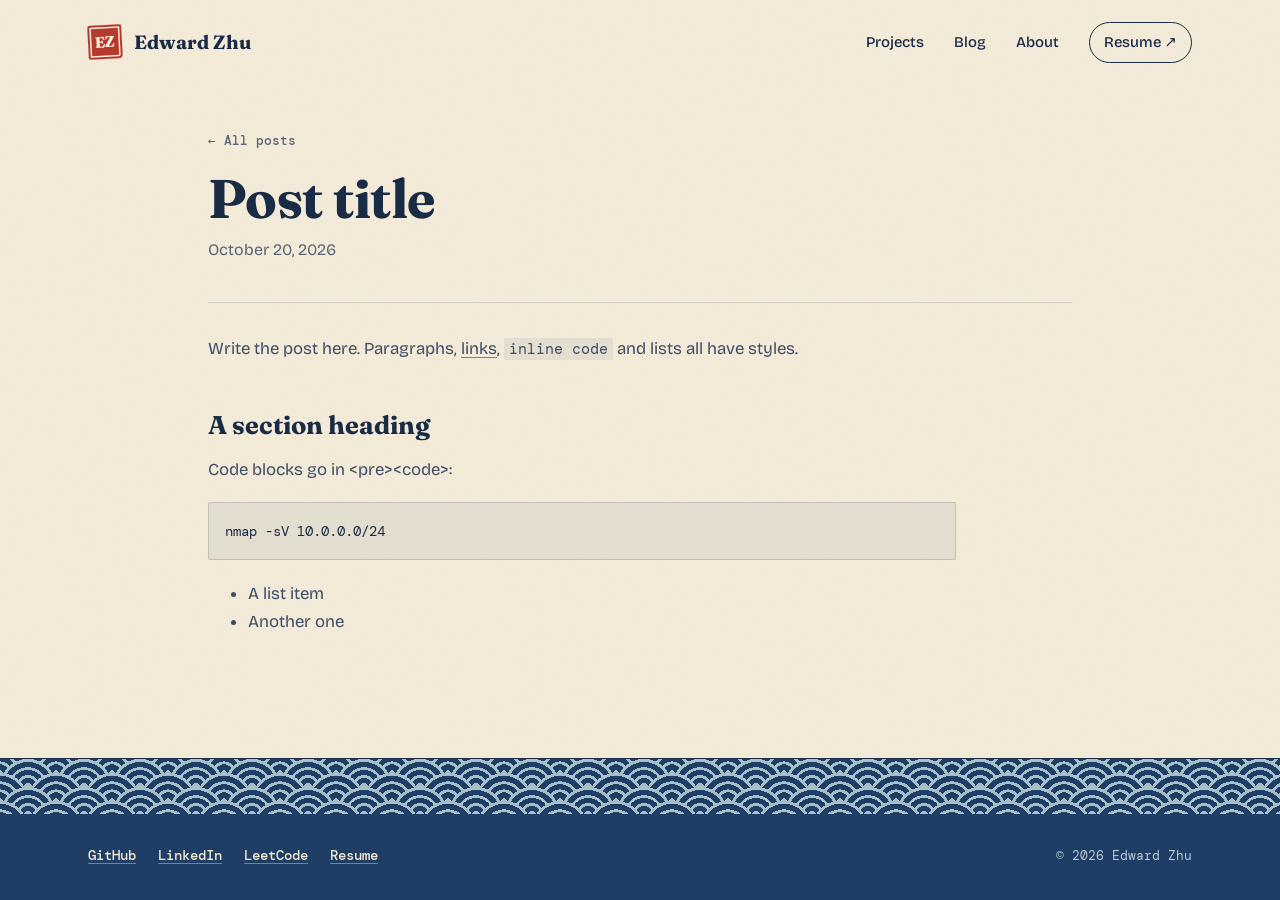
<file: blog/_template.html>
<!doctype html>
<html lang="en">
<head>
  <meta charset="utf-8">
  <meta name="viewport" content="width=device-width, initial-scale=1">
  <title>Post title · Edward Zhu</title>
  <meta name="description" content="A one-sentence summary of the post.">
  <meta name="theme-color" content="#f4ecda" media="(prefers-color-scheme: light)">
  <meta name="theme-color" content="#0e1626" media="(prefers-color-scheme: dark)">
  <link rel="icon" href="../assets/favicon.svg" type="image/svg+xml">
  <link rel="preconnect" href="https://fonts.googleapis.com">
  <link rel="preconnect" href="https://fonts.gstatic.com" crossorigin>
  <link href="https://fonts.googleapis.com/css2?family=Bricolage+Grotesque:opsz,wght@12..96,300..700&amp;family=DM+Mono:wght@400;500&amp;family=Fraunces:ital,opsz,wght,SOFT,WONK@0,9..144,300..800,0..100,0..1;1,9..144,300..800,0..100,0..1&amp;display=swap" rel="stylesheet">
  <link rel="stylesheet" href="../styles.css">
  <script src="../main.js" defer></script>
</head>
<body>
  <a class="skip" href="#main">Skip to content</a>

  <header class="masthead wrap">
    <a class="brand" href="../index.html" aria-label="Edward Zhu, home">
      <span class="seal" aria-hidden="true">EZ</span>
      <span class="brand-name">Edward Zhu</span>
    </a>
    <nav aria-label="Primary">
      <ul>
        <li><a href="../projects.html">Projects</a></li>
        <li><a href="../blog.html">Blog</a></li>
        <li><a href="../index.html#about">About</a></li>
        <li><a class="btn-outline" href="../assets/resume.pdf" target="_blank" rel="noopener">Resume <span aria-hidden="true">↗</span></a></li>
      </ul>
    </nav>
  </header>

  <main id="main">
    <article class="article wrap narrow">
      <header class="page-head">
        <a class="back" href="../blog.html"><span aria-hidden="true">←</span> All posts</a>
        <h1>Post title</h1>
        <p><time datetime="2026-10-20">October 20, 2026</time></p>
      </header>

      <div class="prose">
        <p>Write the post here. Paragraphs, <a href="#">links</a>, <code>inline code</code> and lists all have styles.</p>

        <h2>A section heading</h2>
        <p>Code blocks go in &lt;pre&gt;&lt;code&gt;:</p>
        <pre><code>nmap -sV 10.0.0.0/24</code></pre>

        <ul>
          <li>A list item</li>
          <li>Another one</li>
        </ul>
      </div>
    </article>
  </main>

  <footer class="footer">
    <div class="seigaiha" aria-hidden="true"></div>
    <div class="wrap footer-inner">
      <div class="footer-row">
        <ul class="links">
          <li><a href="https://github.com/zhu-e" target="_blank" rel="noopener">GitHub</a></li>
          <li><a href="https://www.linkedin.com/in/edwardzhu1/" target="_blank" rel="noopener">LinkedIn</a></li>
          <li><a href="https://leetcode.com/u/3dd13zhu/" target="_blank" rel="noopener">LeetCode</a></li>
          <li><a href="../assets/resume.pdf" target="_blank" rel="noopener">Resume</a></li>
        </ul>
        <p class="fine">© <span id="year">2026</span> Edward Zhu</p>
      </div>
    </div>
  </footer>
</body>
</html>
</file>
<file: styles.css>
/* Palette borrowed from the Endless Waves print: washi paper, indigo ink, a vermilion seal. */
:root {
  --paper: #f4ecda;
  --paper-deep: #ebe0c7;
  --ink: #1a2b45;
  --ink-2: #3e4e66;
  --ink-3: #5a6577;
  --rule: rgba(26, 43, 69, 0.16);
  --rule-strong: rgba(26, 43, 69, 0.55);
  --vermilion: #b5392c;
  --on-vermilion: #f6eedd;
  --sea: #1f3e66;
  --sea-line: #b6ccd6;
  --tag-bg: rgba(31, 62, 102, 0.07);
  --grain-opacity: 0.5;

  /* Fraunces with its soft, wonky cut for the inky, carved feel of the print; Bricolage for warm, slightly odd text */
  --serif: "Fraunces", Georgia, serif;
  --sans: "Bricolage Grotesque", system-ui, -apple-system, "Segoe UI", sans-serif;
  --mono: "DM Mono", ui-monospace, "SF Mono", Menlo, monospace;

  --gutter: clamp(16px, 4vw, 48px);
  color-scheme: light;
}

@media (prefers-color-scheme: dark) {
  :root:not([data-theme="light"]) {
    --paper: #0e1626;
    --paper-deep: #152036;
    --ink: #ece2cb;
    --ink-2: #c4c3bd;
    --ink-3: #8f97a5;
    --rule: rgba(236, 226, 203, 0.13);
    --rule-strong: rgba(236, 226, 203, 0.45);
    --vermilion: #e46a52;
    --on-vermilion: #1a1410;
    --sea: #1f3e66;
    --sea-line: #6f8fae;
    --tag-bg: rgba(236, 226, 203, 0.06);
    --grain-opacity: 0.18;
    color-scheme: dark;
  }
}
:root[data-theme="dark"] {
  --paper: #0e1626;
  --paper-deep: #152036;
  --ink: #ece2cb;
  --ink-2: #c4c3bd;
  --ink-3: #8f97a5;
  --rule: rgba(236, 226, 203, 0.13);
  --rule-strong: rgba(236, 226, 203, 0.45);
  --vermilion: #e46a52;
  --on-vermilion: #1a1410;
  --sea: #1f3e66;
  --sea-line: #6f8fae;
  --tag-bg: rgba(236, 226, 203, 0.06);
  --grain-opacity: 0.18;
  color-scheme: dark;
}

/* ---------- base ---------- */
*, *::before, *::after { box-sizing: border-box; }
html { scroll-behavior: smooth; -webkit-text-size-adjust: 100%; }
@media (prefers-reduced-motion: reduce) { html { scroll-behavior: auto; } }

body {
  margin: 0;
  background: var(--paper);
  color: var(--ink);
  font: 400 1rem/1.65 var(--sans);
  -webkit-font-smoothing: antialiased;
  overflow-x: hidden;
  position: relative;
  /* short pages still put the footer at the bottom of the window */
  min-height: 100vh; display: flex; flex-direction: column;
}
main { flex: 1 0 auto; }
/* fibrous paper grain over the whole page */
body::before {
  content: "";
  position: absolute;
  inset: 0;
  pointer-events: none;
  z-index: -1;
  opacity: var(--grain-opacity);
  background-image: url("data:image/svg+xml,%3Csvg xmlns='http://www.w3.org/2000/svg' width='220' height='220'%3E%3Cfilter id='n'%3E%3CfeTurbulence type='fractalNoise' baseFrequency='0.9' numOctaves='2' stitchTiles='stitch'/%3E%3CfeColorMatrix values='0 0 0 0 0.45 0 0 0 0 0.36 0 0 0 0 0.22 0 0 0 0.09 0'/%3E%3C/filter%3E%3Crect width='100%25' height='100%25' filter='url(%23n)'/%3E%3C/svg%3E");
}

h1, h2, h3, .lede, .brand-name, .seal { font-variation-settings: "SOFT" 100, "WONK" 1; }

img { max-width: 100%; display: block; }
a { color: inherit; text-decoration-color: var(--rule-strong); text-underline-offset: 0.2em; text-decoration-thickness: 1px; }
a:hover { color: var(--vermilion); text-decoration-color: currentColor; }
:focus-visible { outline: 2px solid var(--vermilion); outline-offset: 3px; border-radius: 2px; }
::selection { background: var(--vermilion); color: var(--on-vermilion); }

.wrap { width: min(1200px, 100%); margin-inline: auto; padding-inline: var(--gutter); }
.wrap.narrow { width: min(960px, 100%); }

.skip {
  position: absolute; left: 12px; top: -48px; z-index: 10;
  background: var(--ink); color: var(--paper); padding: 8px 14px; border-radius: 4px;
}
.skip:focus { top: 12px; }

/* ---------- masthead ---------- */
.masthead {
  display: flex; align-items: center; justify-content: space-between; gap: 16px;
  padding-block: 22px 20px;
}
.brand { display: inline-flex; align-items: center; gap: 12px; text-decoration: none; }
.brand:hover { color: inherit; }
.seal {
  display: grid; place-items: center;
  width: 34px; height: 34px; flex: none;
  background: var(--vermilion); color: var(--on-vermilion);
  font: 800 0.95rem/1 var(--serif); letter-spacing: 0.02em;
  border-radius: 3px 2px 4px 2px;
  box-shadow: inset 0 0 0 2px var(--vermilion), inset 0 0 0 3.5px var(--on-vermilion);
  transform: rotate(-3deg);
  transition: transform 0.3s ease;
}
.brand:hover .seal { transform: rotate(3deg); }
.brand-name { font: 700 1.2rem/1 var(--serif); letter-spacing: 0.01em; }

.masthead nav ul { display: flex; align-items: center; gap: clamp(14px, 2.4vw, 30px); margin: 0; padding: 0; list-style: none; }
.masthead nav a { font-size: 0.93rem; font-weight: 500; text-decoration: none; white-space: nowrap; }
.btn-outline {
  display: inline-block; padding: 7px 14px;
  border: 1px solid var(--ink); border-radius: 999px;
  transition: background 0.2s, color 0.2s, border-color 0.2s;
}
.masthead nav .btn-outline:hover { background: var(--vermilion); border-color: var(--vermilion); color: var(--on-vermilion); }

/* ---------- the print (banner) ---------- */
.print { margin: 0; }
/* double rule, like the cartouche inside the picture */
.print-frame {
  position: relative;
  border: 1.5px solid var(--ink);
  padding: 5px;
  background: var(--paper);
}
.print-frame::before {
  content: ""; position: absolute; inset: 3px;
  border: 0.5px solid var(--ink); pointer-events: none;
}
.print-frame iframe {
  display: block; width: 100%; border: 0;
  height: clamp(300px, 46vh, 430px);
  background: #efe3c8;
}
.print-caption {
  display: flex; flex-wrap: wrap; align-items: baseline; justify-content: space-between; gap: 8px 24px;
  padding-top: 12px;
  font-size: 0.85rem; color: var(--ink-3);
}
.print-caption p { margin: 0; max-width: 62ch; }
.work-title { font: italic 500 1.05em var(--serif); font-variation-settings: "SOFT" 100, "WONK" 1; color: var(--ink); }
.print-controls { display: flex; flex-wrap: wrap; align-items: baseline; gap: 6px 18px; }
.print-controls button,
.print-controls a {
  font: 500 0.8rem/1 var(--mono);
  color: var(--ink-2); background: none; border: 0; padding: 4px 0; cursor: pointer;
  text-decoration: underline; text-decoration-color: var(--rule-strong); text-underline-offset: 0.3em;
}
.print-controls button:hover, .print-controls a:hover { color: var(--vermilion); text-decoration-color: currentColor; }
.seed { font: 400 0.8rem/1 var(--mono); color: var(--ink-3); }

/* ---------- hero: the print on the left, a short introduction on the right ---------- */
.hero {
  display: grid; grid-template-columns: minmax(0, 1fr) minmax(0, 1fr);
  gap: 40px clamp(32px, 5vw, 64px); align-items: center;
  padding-block: 8px clamp(56px, 8vw, 96px);
}
.hero-about { display: grid; gap: 24px; justify-items: start; }
.about-flow { display: flow-root; justify-self: stretch; }
.hero .portrait { float: right; width: clamp(130px, 13vw, 176px); margin: 4px 0 14px 24px; }
.about-flow p:not(.lede) { margin: 1em 0 0; color: var(--ink-2); }
.lede {
  margin: 0;
  font: 500 clamp(1.35rem, 2vw, 1.75rem)/1.3 var(--serif);
  letter-spacing: -0.01em;
  text-wrap: balance;
}
.lede em { font-style: normal; color: var(--sea); }
@media (prefers-color-scheme: dark) { :root:not([data-theme="light"]) .lede em { color: var(--sea-line); } }
:root[data-theme="dark"] .lede em { color: var(--sea-line); }

.intro-meta {
  display: flex; flex-wrap: wrap; justify-content: space-between; align-items: baseline; gap: 12px 32px;
  justify-self: stretch; padding-top: 18px;
  border-top: 1px solid var(--rule);
  font-size: 0.92rem; color: var(--ink-3);
}
.links { display: flex; flex-wrap: wrap; gap: 6px 22px; margin: 0; padding: 0; list-style: none; }
.links a { font: 500 0.85rem/1.6 var(--mono); color: var(--ink); }

/* ---------- homepage: featured projects | featured blog posts ---------- */
.featured {
  display: grid; grid-template-columns: minmax(0, 1fr) minmax(0, 1fr); gap: 56px clamp(32px, 5vw, 64px);
  align-items: start;
  padding-block: clamp(48px, 7vw, 88px) 0;
  position: relative;
}
/* the divider spans the content, not the side gutters */
.featured::before, .page-head::after {
  content: ""; position: absolute; left: var(--gutter); right: var(--gutter);
  border-top: 1px solid var(--rule);
}
.featured::before { top: 0; }
.col-head {
  display: flex; align-items: baseline; justify-content: space-between; gap: 16px;
  padding-bottom: 12px; border-bottom: 1.5px solid var(--ink);
}
.col-head h2 { margin: 0; font: 700 clamp(1.4rem, 2.2vw, 1.75rem)/1.2 var(--serif); }
.see-all { flex: none; font: 500 0.8rem/1 var(--mono); }

/* cards: compact rows used for featured projects and for blog posts */
.cards { list-style: none; margin: 0; padding: 0; }
.card { position: relative; padding-block: 20px; border-bottom: 1px solid var(--rule); }
/* the title's link covers the whole card; other links in it sit on top */
.card-link { text-decoration: none; }
.card-link::after { content: ""; position: absolute; inset: 0; }
.card-head { display: flex; align-items: baseline; justify-content: space-between; gap: 16px; }
.card h3 { margin: 0; font: 700 1.3rem/1.3 var(--serif); transition: color 0.2s; }
.card:hover h3, .card-link:hover { color: var(--vermilion); }
.card-foot { display: flex; align-items: center; justify-content: space-between; gap: 8px 16px; flex-wrap: wrap; }
.card-gh { position: relative; z-index: 1; flex: none; font: 500 0.8rem/1 var(--mono); }
.card-meta { flex: none; font: 400 0.8rem/1 var(--mono); color: var(--ink-3); }
.card p { margin: 6px 0 12px; color: var(--ink-2); font-size: 0.95rem; }
.card p:last-child { margin-bottom: 0; }
.empty {
  margin: 20px 0 0; padding: 32px 20px;
  border: 1px dashed var(--rule-strong); border-radius: 2px;
  color: var(--ink-3); font-size: 0.95rem; text-align: center;
}

/* ---------- inner pages: projects, blog, posts ---------- */
.page-head { position: relative; padding-block: clamp(20px, 4vw, 44px) clamp(28px, 4vw, 40px); }
.page-head::after { bottom: 0; }
.article .page-head::after { left: 0; right: 0; }
.back { font: 500 0.8rem/1 var(--mono); color: var(--ink-3); text-decoration: none; }
.page-head h1 { margin: 16px 0 8px; font: 700 clamp(2.2rem, 5vw, 3.4rem)/1.1 var(--serif); letter-spacing: -0.01em; }
.page-head p { margin: 0; color: var(--ink-3); }
.sort { display: flex; align-items: center; gap: 10px; margin-top: 16px; }
.sort label { font: 500 0.8rem/1 var(--mono); color: var(--ink-3); }
.select-wrap { position: relative; display: inline-block; }
.select-wrap::after {
  content: "▾"; position: absolute; right: 13px; top: 50%; transform: translateY(-50%);
  pointer-events: none; font-size: 0.8rem; color: var(--ink-2);
}
.select-wrap select {
  appearance: none; -webkit-appearance: none; cursor: pointer;
  font: 500 0.85rem/1 var(--mono); color: var(--ink); background: transparent;
  padding: 8px 34px 8px 14px; border: 1px solid var(--rule-strong); border-radius: 999px;
  transition: border-color 0.2s;
}
.select-wrap select:hover { border-color: var(--ink); }
.select-wrap option { background: var(--paper); color: var(--ink); }
.page-body { padding-top: clamp(28px, 4vw, 44px); }

.prose { padding-top: 32px; max-width: 68ch; font-size: 1.05rem; }
.prose p, .prose ul, .prose ol { margin: 0 0 1.1em; color: var(--ink-2); }
.prose h2 { margin: 1.8em 0 0.6em; font: 700 1.6rem/1.25 var(--serif); }
.prose h3 { margin: 1.5em 0 0.5em; font: 700 1.25rem/1.3 var(--serif); }
.prose pre {
  margin: 0 0 1.2em; padding: 14px 16px; overflow-x: auto;
  background: var(--tag-bg); border: 1px solid var(--rule); border-radius: 2px;
}
.prose pre code { background: none; padding: 0; font-size: 0.88rem; }

/* ---------- entries: the full project list ---------- */
.entries { list-style: none; margin: 0; padding: 0; }
.entry {
  display: grid; grid-template-columns: 64px minmax(0, 1fr); gap: 0 24px;
  padding-block: 28px;
  border-bottom: 1px solid var(--rule);
}
.entry:first-child { padding-top: 0; }
.entry:last-child { border-bottom: 0; padding-bottom: 0; }
.year { font: 500 0.82rem/2.1 var(--mono); color: var(--ink-3); }
.entry-head { display: flex; align-items: baseline; justify-content: space-between; gap: 16px; }
.entry h3 {
  margin: 0; font: 700 clamp(1.35rem, 2.3vw, 1.7rem)/1.25 var(--serif);
  transition: color 0.2s;
}
.entry:hover h3, .entry:target h3 { color: var(--vermilion); }
.entry { scroll-margin-top: 24px; }
.entry-link { flex: none; font: 500 0.8rem/1 var(--mono); }
.entry-links { flex: none; display: flex; gap: 16px; }
.entry-body > p { margin: 8px 0 14px; max-width: 60ch; color: var(--ink-2); }

.tags { display: flex; flex-wrap: wrap; gap: 6px; margin: 0; padding: 0; list-style: none; }
.tags li {
  font: 400 0.74rem/1 var(--mono); color: var(--ink-2);
  padding: 5px 9px; background: var(--tag-bg); border: 1px solid var(--rule); border-radius: 2px;
}

details { margin-top: 14px; }
summary {
  display: inline-flex; align-items: center; gap: 8px;
  font: 500 0.8rem/1 var(--mono); color: var(--ink-3); cursor: pointer; list-style: none;
  padding: 4px 0;
}
summary::-webkit-details-marker { display: none; }
summary::before {
  content: "+"; display: grid; place-items: center; width: 16px; height: 16px;
  border: 1px solid currentColor; border-radius: 50%; font-size: 0.75rem; line-height: 1;
  transition: transform 0.2s;
}
details[open] summary::before { transform: rotate(45deg); }
summary:hover { color: var(--vermilion); }
.features { margin: 10px 0 0; padding: 0; list-style: none; max-width: 64ch; color: var(--ink-2); font-size: 0.95rem; }
.features li { position: relative; padding-left: 22px; margin-top: 6px; }
.features li::before { content: "〜"; position: absolute; left: 0; color: var(--vermilion); font-size: 0.85em; }
code { font: 0.88em var(--mono); background: var(--tag-bg); padding: 1px 5px; border-radius: 2px; }

/* ---------- portrait ---------- */
.portrait {
  position: relative; border: 1.5px solid var(--ink); padding: 5px; background: var(--paper);
}
.portrait img {
  width: 100%; height: auto; aspect-ratio: 1; object-fit: cover;
  filter: saturate(0.82) contrast(1.02);
}

/* ---------- footer ---------- */
.footer { margin-top: clamp(40px, 6vw, 72px); background: var(--sea); color: #f2e8d2; }
/* seigaiha: the overlapping-wave pattern, in the print's indigo */
.seigaiha {
  --a: var(--sea); --b: var(--sea-line);
  height: 56px;
  background-color: var(--a);
  background-image:
    radial-gradient(circle at 100% 150%, var(--a) 24%, var(--b) 24% 28%, var(--a) 28% 36%, var(--b) 36% 40%, transparent 40%),
    radial-gradient(circle at 0 150%, var(--a) 24%, var(--b) 24% 28%, var(--a) 28% 36%, var(--b) 36% 40%, transparent 40%),
    radial-gradient(circle at 50% 100%, var(--b) 10%, var(--a) 10% 23%, var(--b) 23% 30%, var(--a) 30% 43%, var(--b) 43% 50%, var(--a) 50% 63%, var(--b) 63% 71%, transparent 71%),
    radial-gradient(circle at 100% 50%, var(--b) 5%, var(--a) 5% 15%, var(--b) 15% 20%, var(--a) 20% 29%, var(--b) 29% 34%, var(--a) 34% 44%, var(--b) 44% 49%, transparent 49%),
    radial-gradient(circle at 0 50%, var(--b) 5%, var(--a) 5% 15%, var(--b) 15% 20%, var(--a) 20% 29%, var(--b) 29% 34%, var(--a) 34% 44%, var(--b) 44% 49%, transparent 49%);
  background-size: 56px 28px;
  opacity: 0.9;
  border-top: 1.5px solid var(--ink);
}
.footer-inner { padding-block: 28px 32px; }
.footer-row {
  display: flex; flex-wrap: wrap; justify-content: space-between; align-items: baseline; gap: 12px 24px;
}
.footer .links a { color: #f2e8d2; text-decoration-color: rgba(242, 232, 210, 0.4); }
.footer .links a:hover { color: #eccfba; }
.fine { margin: 0; font: 400 0.8rem/1 var(--mono); color: #b6ccd6; }
.footer :focus-visible { outline-color: #eccfba; }

/* ---------- arrival ---------- */
@media (prefers-reduced-motion: no-preference) {
  .print, .hero-about { animation: rise 0.8s cubic-bezier(0.2, 0.7, 0.2, 1) both; }
  .hero-about { animation-delay: 0.12s; }
  @keyframes rise { from { opacity: 0; transform: translateY(14px); } }
}

/* ---------- narrow screens ---------- */
@media (max-width: 900px) {
  .hero, .featured { grid-template-columns: minmax(0, 1fr); }
}
@media (max-width: 640px) {
  .masthead { flex-wrap: wrap; padding-block: 16px; }
  .masthead nav { width: 100%; }
  .masthead nav ul { justify-content: space-between; gap: 8px; }
  .masthead nav a { font-size: 0.86rem; }
  .btn-outline { padding: 6px 11px; }
  .brand-name { font-size: 1.1rem; }
  .print-frame iframe { height: clamp(280px, 52vh, 420px); }
  .entry { grid-template-columns: minmax(0, 1fr); }
  .year { line-height: 1.6; margin-bottom: 4px; }
  .entry-head { flex-wrap: wrap; gap: 4px 16px; }
}
@media (max-width: 359px) {
  .masthead nav ul { flex-wrap: wrap; justify-content: flex-start; gap: 8px 16px; }
}
</file>
